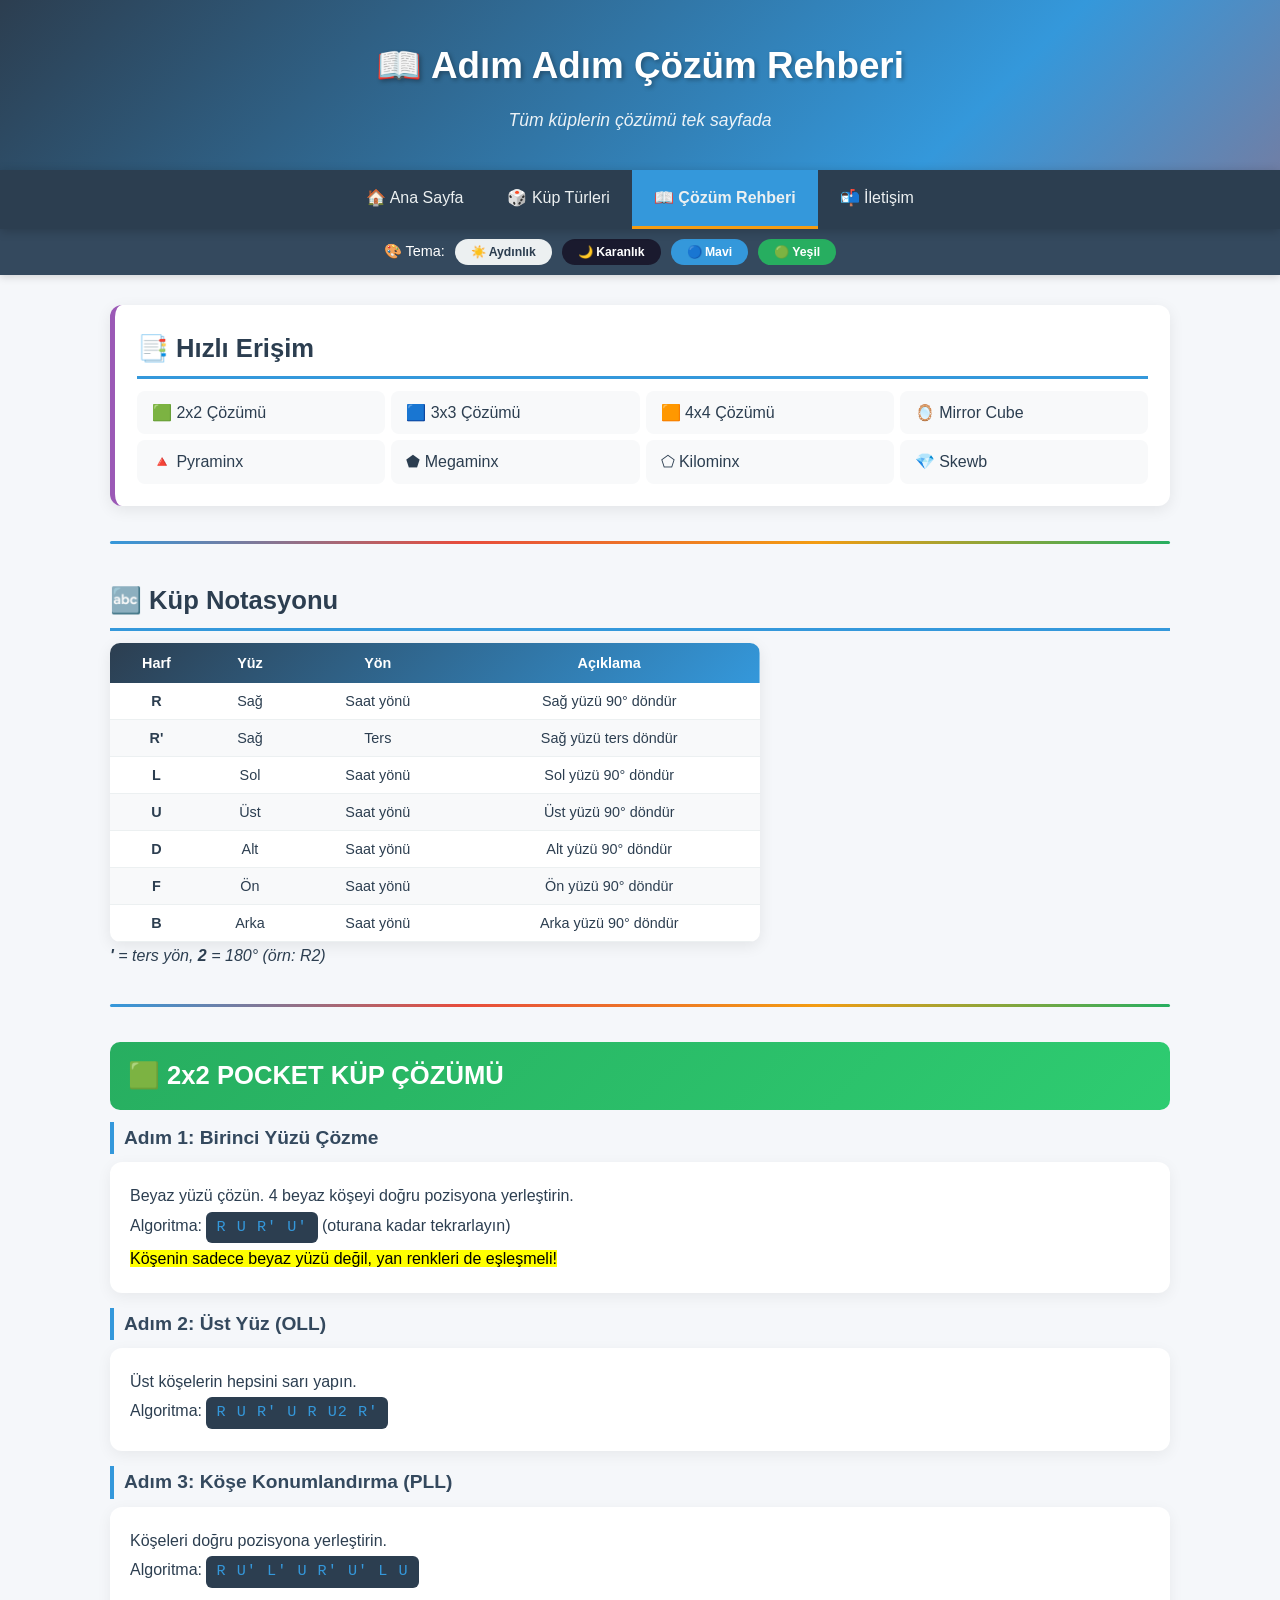
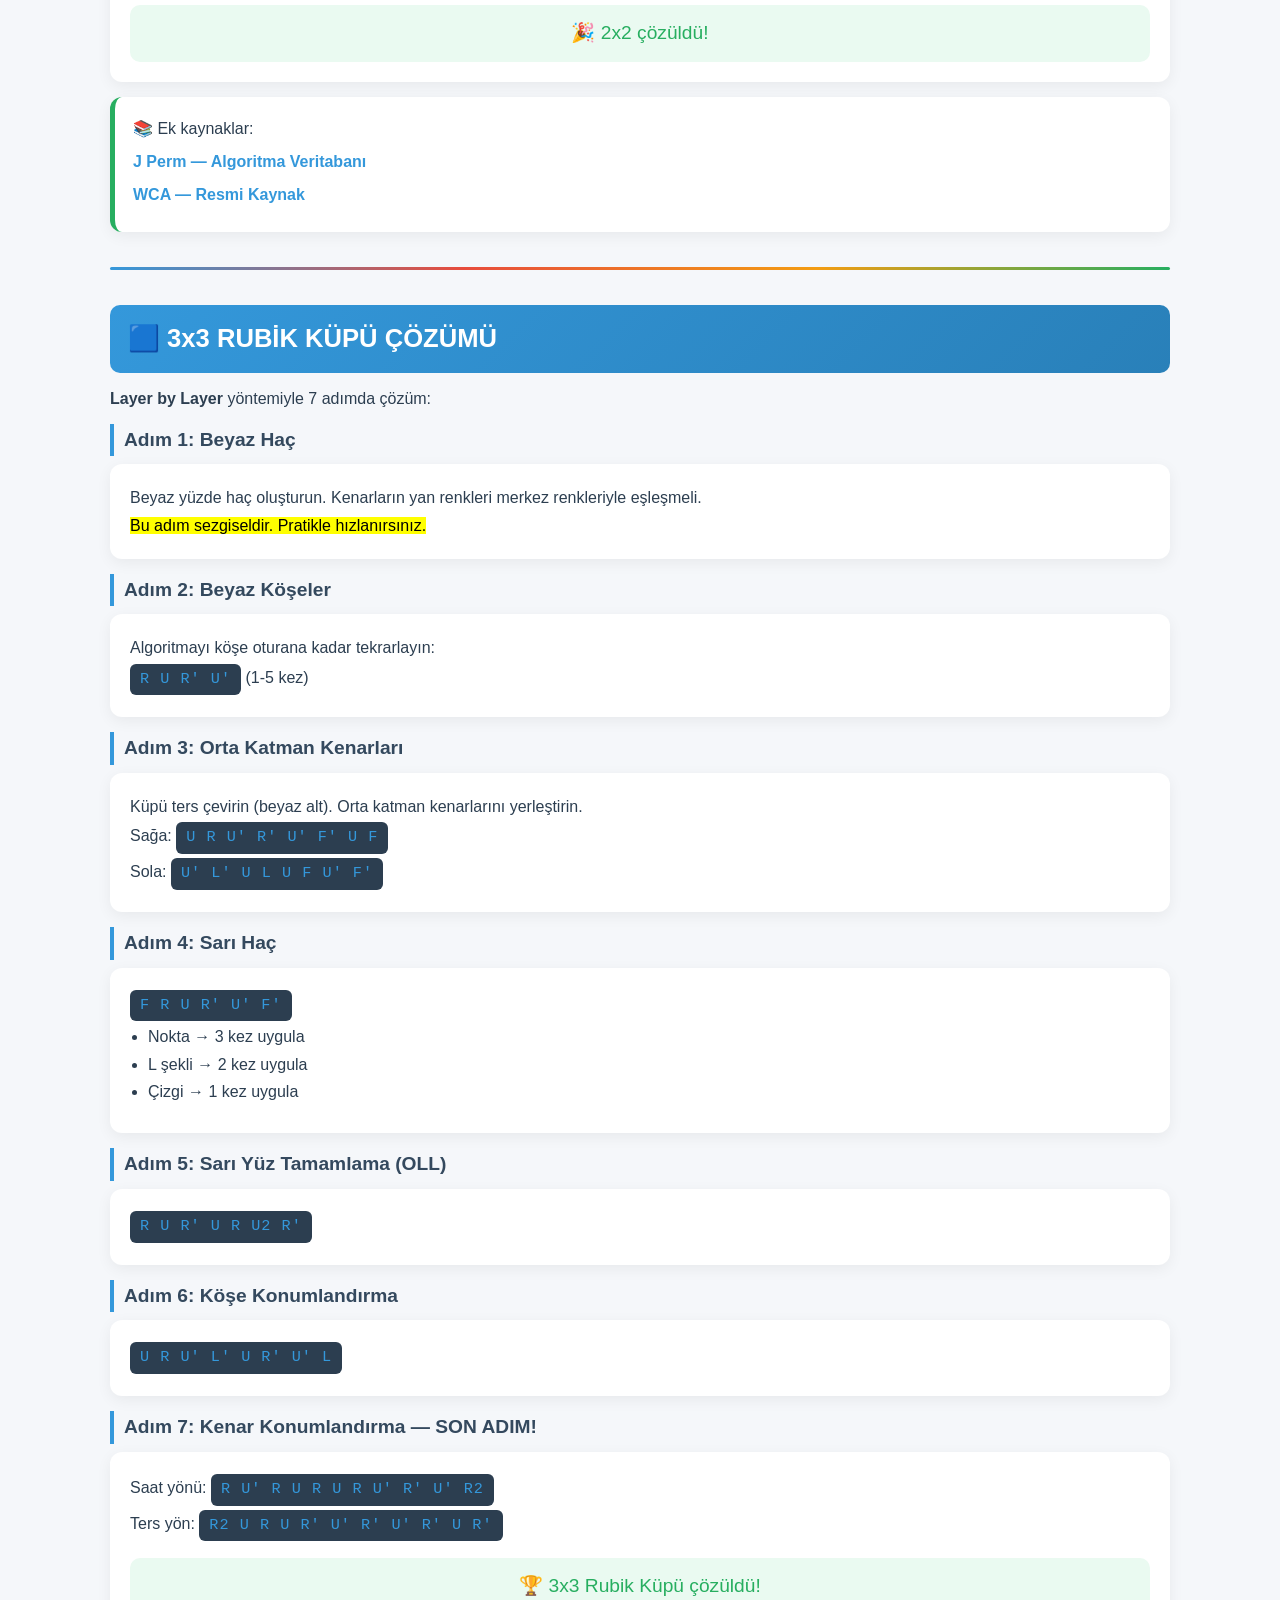
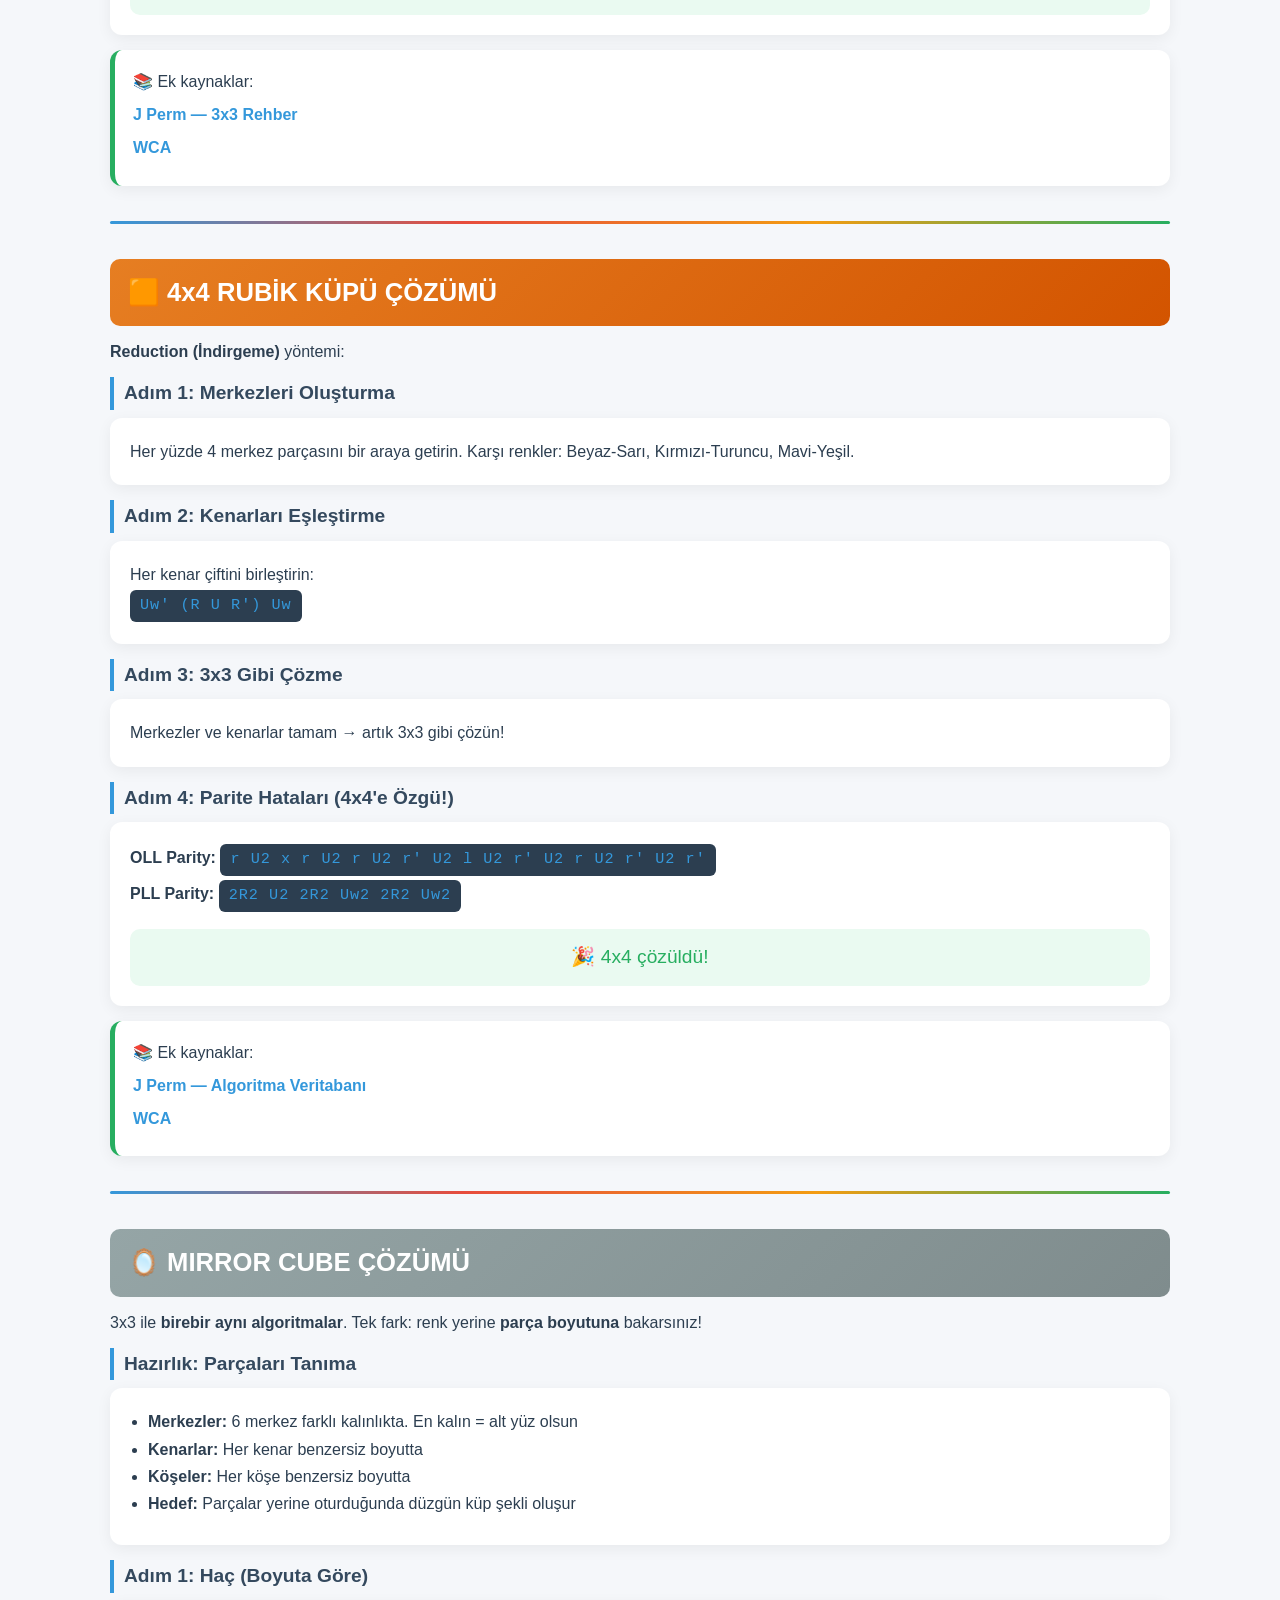
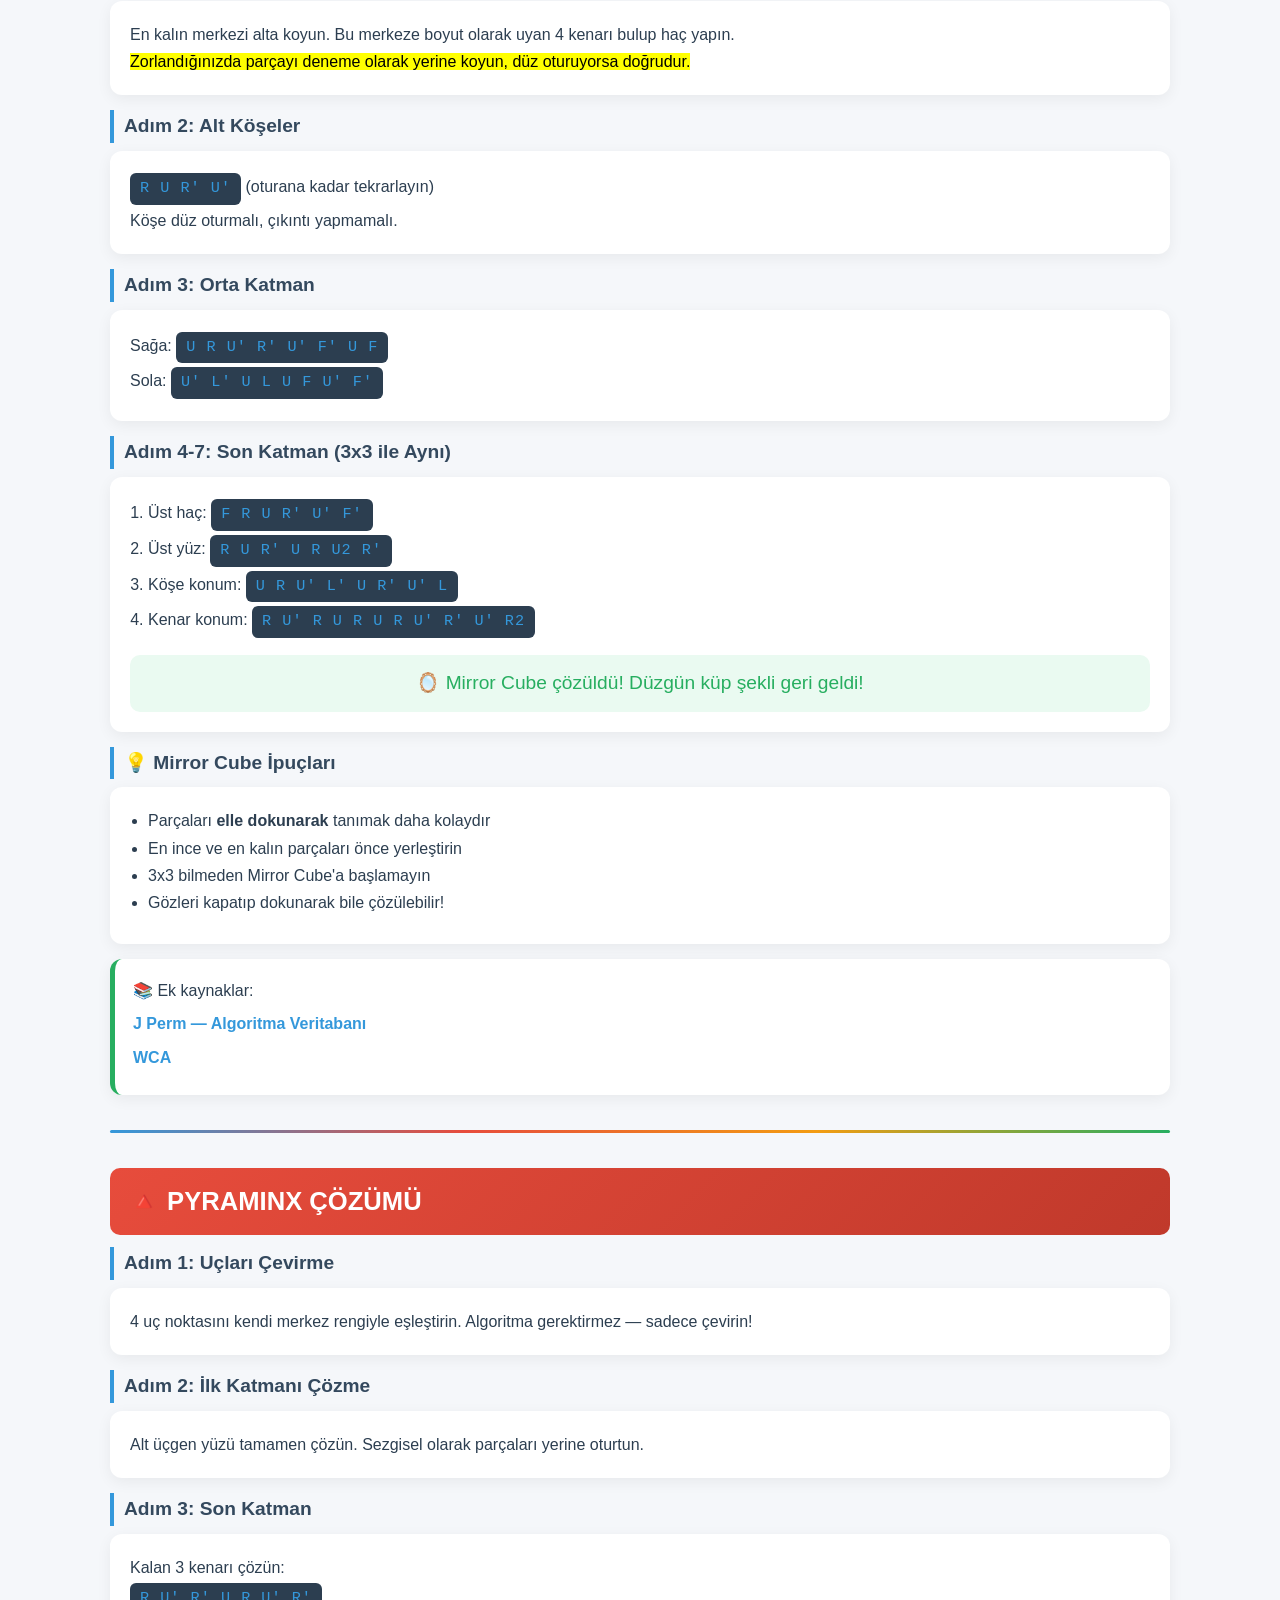
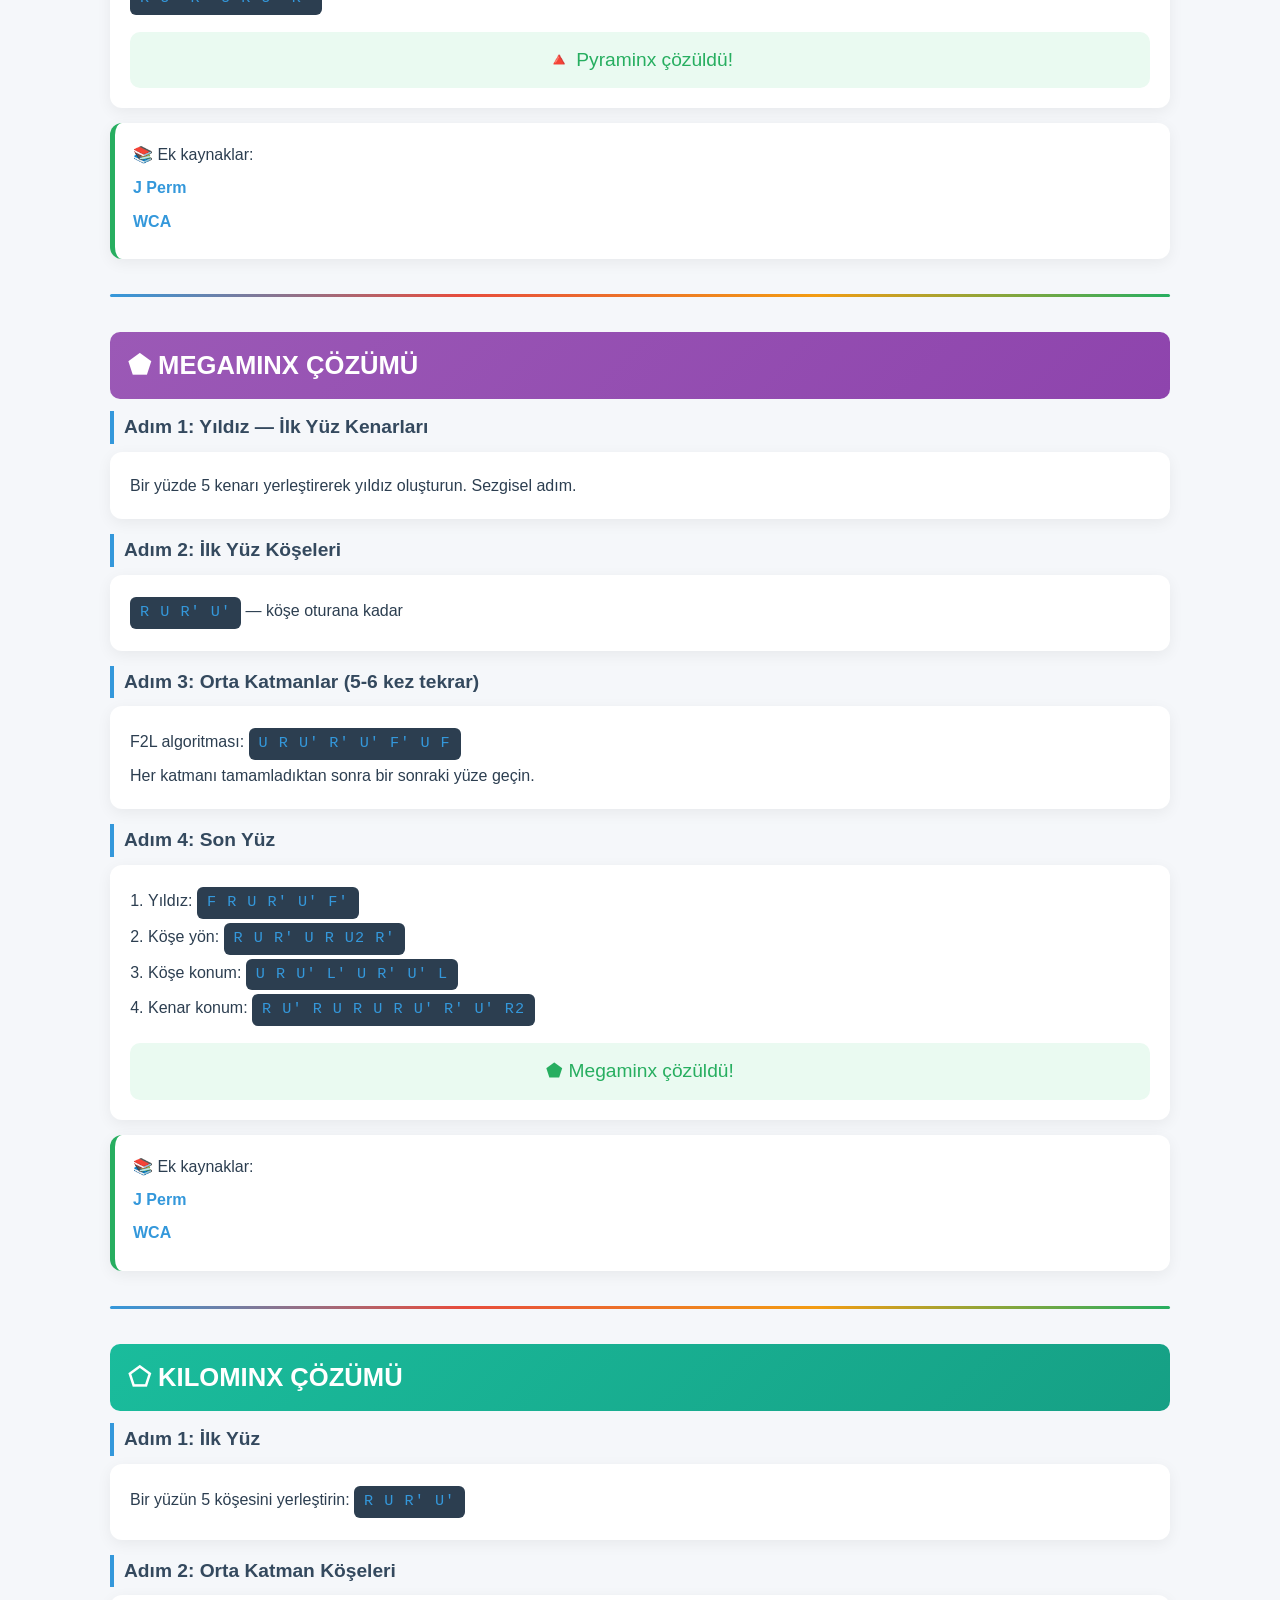
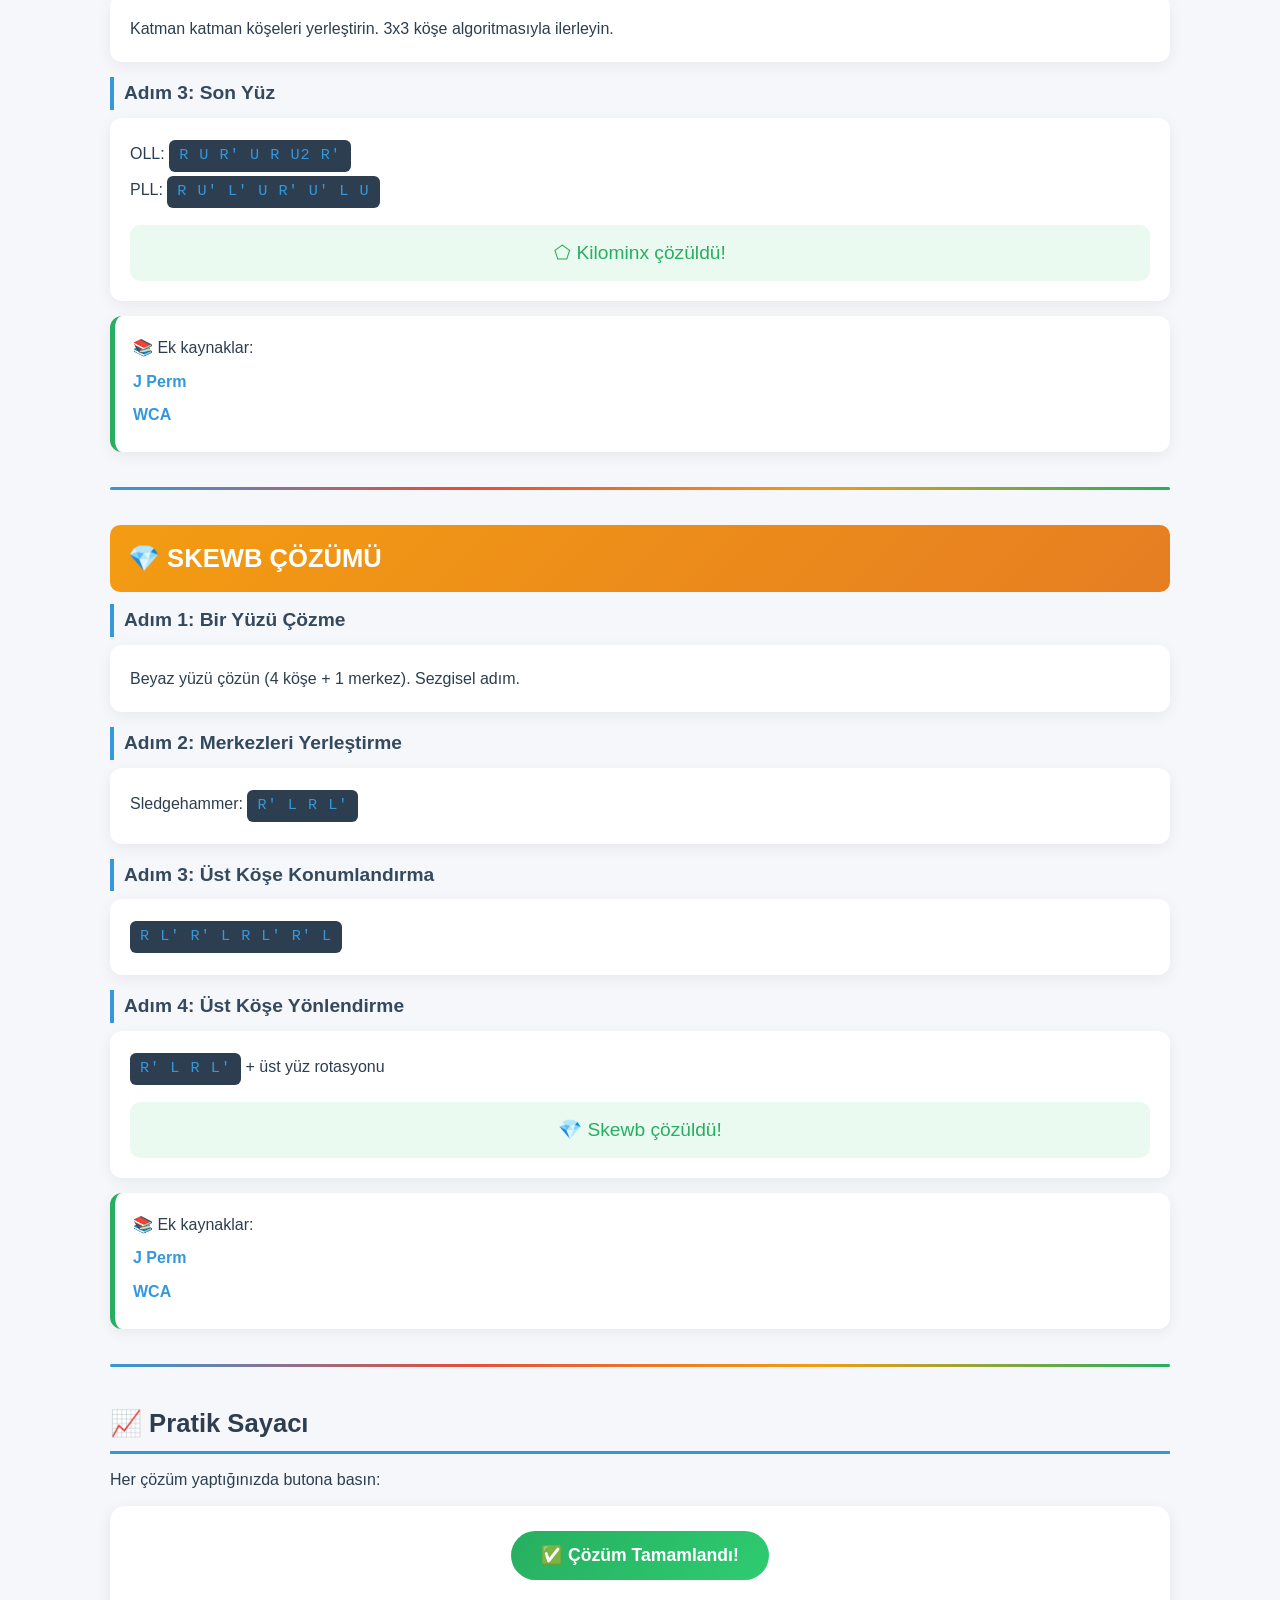
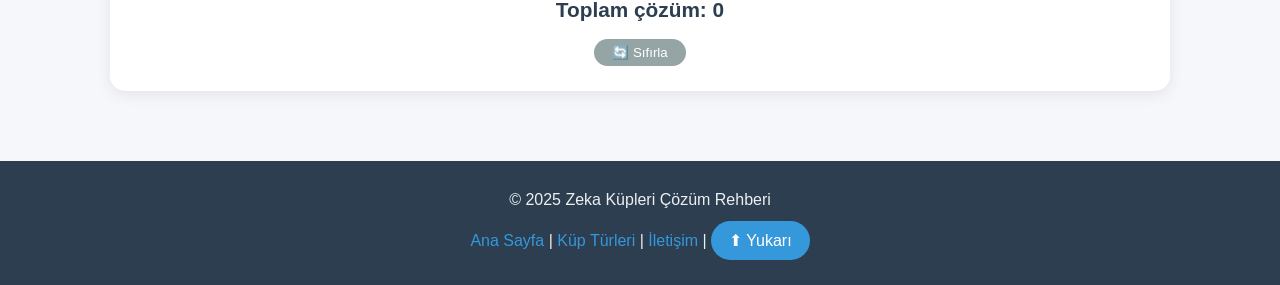
<file: WT_ÖDEV_EZGİ_KAYA_125444107/cozumler.html>
<html>
<head>
    <meta charset="UTF-8">
    <meta name="viewport" content="width=device-width, initial-scale=1.0">
    <meta name="description" content="Tüm zeka küplerinin adım adım çözüm rehberi">
    <title>Zeka Küpleri Çözüm Rehberi | Çözümler</title>
    <link rel="stylesheet" href="style.css">
</head>
<body>

    <header id="sayfa-basi">
        <div class="header-icerik">
            <h1>📖 Adım Adım Çözüm Rehberi</h1>
            <p class="slogan">Tüm küplerin çözümü tek sayfada</p>
        </div>
    </header>

    <nav>
        <ul class="menu">
            <li><a href="index.html">🏠 Ana Sayfa</a></li>
            <li><a href="kupler.html">🎲 Küp Türleri</a></li>
            <li><a href="cozumler.html" class="aktif">📖 Çözüm Rehberi</a></li>
            <li><a href="iletisim.html">📬 İletişim</a></li>
        </ul>
    </nav>

    <div class="tema-cubuk">
        <span>🎨 Tema:</span>
        <button id="btn-aydinlik" class="tema-btn aydinlik-btn">☀️ Aydınlık</button>
        <button id="btn-karanlik" class="tema-btn karanlik-btn">🌙 Karanlık</button>
        <button id="btn-mavi" class="tema-btn mavi-btn">🔵 Mavi</button>
        <button id="btn-yesil" class="tema-btn yesil-btn">🟢 Yeşil</button>
        <span id="tema-mesaj" class="tema-mesaj"></span>
    </div>

    <main>

        <section class="icindekiler">
            <h2>📑 Hızlı Erişim</h2>
            <ul class="icerik-listesi">
                <li><a href="#cozum-2x2">🟩 2x2 Çözümü</a></li>
                <li><a href="#cozum-3x3">🟦 3x3 Çözümü</a></li>
                <li><a href="#cozum-4x4">🟧 4x4 Çözümü</a></li>
                <li><a href="#cozum-mirror">🪞 Mirror Cube</a></li>
                <li><a href="#cozum-pyraminx">🔺 Pyraminx</a></li>
                <li><a href="#cozum-megaminx">⬟ Megaminx</a></li>
                <li><a href="#cozum-kilominx">⬠ Kilominx</a></li>
                <li><a href="#cozum-skewb">💎 Skewb</a></li>
            </ul>
        </section>

        <hr class="ayirici">

        <section class="notasyon-bolum">
            <h2>🔤 Küp Notasyonu</h2>
            <table class="notasyon-tablo">
                <thead>
                    <tr><th>Harf</th><th>Yüz</th><th>Yön</th><th>Açıklama</th></tr>
                </thead>
                <tbody>
                    <tr><td><strong>R</strong></td><td>Sağ</td><td>Saat yönü</td><td>Sağ yüzü 90° döndür</td></tr>
                    <tr><td><strong>R'</strong></td><td>Sağ</td><td>Ters</td><td>Sağ yüzü ters döndür</td></tr>
                    <tr><td><strong>L</strong></td><td>Sol</td><td>Saat yönü</td><td>Sol yüzü 90° döndür</td></tr>
                    <tr><td><strong>U</strong></td><td>Üst</td><td>Saat yönü</td><td>Üst yüzü 90° döndür</td></tr>
                    <tr><td><strong>D</strong></td><td>Alt</td><td>Saat yönü</td><td>Alt yüzü 90° döndür</td></tr>
                    <tr><td><strong>F</strong></td><td>Ön</td><td>Saat yönü</td><td>Ön yüzü 90° döndür</td></tr>
                    <tr><td><strong>B</strong></td><td>Arka</td><td>Saat yönü</td><td>Arka yüzü 90° döndür</td></tr>
                </tbody>
            </table>
            <p><em><strong>'</strong> = ters yön, <strong>2</strong> = 180° (örn: R2)</em></p>
        </section>

        <hr class="ayirici">

        <section id="cozum-2x2" class="cozum-bolum">
            <h2>🟩 2x2 POCKET KÜP ÇÖZÜMÜ</h2>

            <div class="cozum-adim">
                <h3>Adım 1: Birinci Yüzü Çözme</h3>
                <div class="adim-icerik">
                    <p>Beyaz yüzü çözün. 4 beyaz köşeyi doğru pozisyona yerleştirin.</p>
                    <p>Algoritma: <span class="algoritma">R U R' U'</span> (oturana kadar tekrarlayın)</p>
                    <p><mark>Köşenin sadece beyaz yüzü değil, yan renkleri de eşleşmeli!</mark></p>
                </div>
            </div>

            <div class="cozum-adim">
                <h3>Adım 2: Üst Yüz (OLL)</h3>
                <div class="adim-icerik">
                    <p>Üst köşelerin hepsini sarı yapın.</p>
                    <p>Algoritma: <span class="algoritma">R U R' U R U2 R'</span></p>
                </div>
            </div>

            <div class="cozum-adim">
                <h3>Adım 3: Köşe Konumlandırma (PLL)</h3>
                <div class="adim-icerik">
                    <p>Köşeleri doğru pozisyona yerleştirin.</p>
                    <p>Algoritma: <span class="algoritma">R U' L' U R' U' L U</span></p>
                    <p class="tebrikler">🎉 2x2 çözüldü!</p>
                </div>
            </div>

            <div class="kaynak-kutusu">
                <p>📚 Ek kaynaklar:</p>
                <ul>
                    <li><a href="https://jperm.net/" target="_blank">J Perm — Algoritma Veritabanı</a></li>
                    <li><a href="https://www.worldcubeassociation.org/" target="_blank">WCA — Resmi Kaynak</a></li>
                </ul>
            </div>
        </section>

        <hr class="ayirici">

        <section id="cozum-3x3" class="cozum-bolum">
            <h2>🟦 3x3 RUBİK KÜPÜ ÇÖZÜMÜ</h2>
            <p><strong>Layer by Layer</strong> yöntemiyle 7 adımda çözüm:</p>

            <div class="cozum-adim">
                <h3>Adım 1: Beyaz Haç</h3>
                <div class="adim-icerik">
                    <p>Beyaz yüzde haç oluşturun. Kenarların yan renkleri merkez renkleriyle eşleşmeli.</p>
                    <p><mark>Bu adım sezgiseldir. Pratikle hızlanırsınız.</mark></p>
                </div>
            </div>

            <div class="cozum-adim">
                <h3>Adım 2: Beyaz Köşeler</h3>
                <div class="adim-icerik">
                    <p>Algoritmayı köşe oturana kadar tekrarlayın:</p>
                    <p><span class="algoritma">R U R' U'</span> (1-5 kez)</p>
                </div>
            </div>

            <div class="cozum-adim">
                <h3>Adım 3: Orta Katman Kenarları</h3>
                <div class="adim-icerik">
                    <p>Küpü ters çevirin (beyaz alt). Orta katman kenarlarını yerleştirin.</p>
                    <p>Sağa: <span class="algoritma">U R U' R' U' F' U F</span></p>
                    <p>Sola: <span class="algoritma">U' L' U L U F U' F'</span></p>
                </div>
            </div>

            <div class="cozum-adim">
                <h3>Adım 4: Sarı Haç</h3>
                <div class="adim-icerik">
                    <p><span class="algoritma">F R U R' U' F'</span></p>
                    <ul>
                        <li>Nokta → 3 kez uygula</li>
                        <li>L şekli → 2 kez uygula</li>
                        <li>Çizgi → 1 kez uygula</li>
                    </ul>
                </div>
            </div>

            <div class="cozum-adim">
                <h3>Adım 5: Sarı Yüz Tamamlama (OLL)</h3>
                <div class="adim-icerik">
                    <p><span class="algoritma">R U R' U R U2 R'</span></p>
                </div>
            </div>

            <div class="cozum-adim">
                <h3>Adım 6: Köşe Konumlandırma</h3>
                <div class="adim-icerik">
                    <p><span class="algoritma">U R U' L' U R' U' L</span></p>
                </div>
            </div>

            <div class="cozum-adim">
                <h3>Adım 7: Kenar Konumlandırma — SON ADIM!</h3>
                <div class="adim-icerik">
                    <p>Saat yönü: <span class="algoritma">R U' R U R U R U' R' U' R2</span></p>
                    <p>Ters yön: <span class="algoritma">R2 U R U R' U' R' U' R' U R'</span></p>
                    <p class="tebrikler">🏆 3x3 Rubik Küpü çözüldü!</p>
                </div>
            </div>

            <div class="kaynak-kutusu">
                <p>📚 Ek kaynaklar:</p>
                <ul>
                    <li><a href="https://jperm.net/3x3" target="_blank">J Perm — 3x3 Rehber</a></li>
                    <li><a href="https://www.worldcubeassociation.org/" target="_blank">WCA</a></li>
                </ul>
            </div>
        </section>

        <hr class="ayirici">

        <section id="cozum-4x4" class="cozum-bolum">
            <h2>🟧 4x4 RUBİK KÜPÜ ÇÖZÜMÜ</h2>
            <p><strong>Reduction (İndirgeme)</strong> yöntemi:</p>

            <div class="cozum-adim">
                <h3>Adım 1: Merkezleri Oluşturma</h3>
                <div class="adim-icerik">
                    <p>Her yüzde 4 merkez parçasını bir araya getirin. Karşı renkler: Beyaz-Sarı, Kırmızı-Turuncu, Mavi-Yeşil.</p>
                </div>
            </div>

            <div class="cozum-adim">
                <h3>Adım 2: Kenarları Eşleştirme</h3>
                <div class="adim-icerik">
                    <p>Her kenar çiftini birleştirin:</p>
                    <p><span class="algoritma">Uw' (R U R') Uw</span></p>
                </div>
            </div>

            <div class="cozum-adim">
                <h3>Adım 3: 3x3 Gibi Çözme</h3>
                <div class="adim-icerik">
                    <p>Merkezler ve kenarlar tamam → artık 3x3 gibi çözün!</p>
                </div>
            </div>

            <div class="cozum-adim">
                <h3>Adım 4: Parite Hataları (4x4'e Özgü!)</h3>
                <div class="adim-icerik">
                    <p><strong>OLL Parity:</strong> <span class="algoritma">r U2 x r U2 r U2 r' U2 l U2 r' U2 r U2 r' U2 r'</span></p>
                    <p><strong>PLL Parity:</strong> <span class="algoritma">2R2 U2 2R2 Uw2 2R2 Uw2</span></p>
                    <p class="tebrikler">🎉 4x4 çözüldü!</p>
                </div>
            </div>

            <div class="kaynak-kutusu">
                <p>📚 Ek kaynaklar:</p>
                <ul>
                    <li><a href="https://jperm.net/" target="_blank">J Perm — Algoritma Veritabanı</a></li>
                    <li><a href="https://www.worldcubeassociation.org/" target="_blank">WCA</a></li>
                </ul>
            </div>
        </section>

        <hr class="ayirici">

        <section id="cozum-mirror" class="cozum-bolum">
            <h2>🪞 MIRROR CUBE ÇÖZÜMÜ</h2>
            <p>3x3 ile <strong>birebir aynı algoritmalar</strong>. Tek fark: renk yerine <strong>parça boyutuna</strong> bakarsınız!</p>

            <div class="cozum-adim">
                <h3>Hazırlık: Parçaları Tanıma</h3>
                <div class="adim-icerik">
                    <ul>
                        <li><strong>Merkezler:</strong> 6 merkez farklı kalınlıkta. En kalın = alt yüz olsun</li>
                        <li><strong>Kenarlar:</strong> Her kenar benzersiz boyutta</li>
                        <li><strong>Köşeler:</strong> Her köşe benzersiz boyutta</li>
                        <li><strong>Hedef:</strong> Parçalar yerine oturduğunda düzgün küp şekli oluşur</li>
                    </ul>
                </div>
            </div>

            <div class="cozum-adim">
                <h3>Adım 1: Haç (Boyuta Göre)</h3>
                <div class="adim-icerik">
                    <p>En kalın merkezi alta koyun. Bu merkeze boyut olarak uyan 4 kenarı bulup haç yapın.</p>
                    <p><mark>Zorlandığınızda parçayı deneme olarak yerine koyun, düz oturuyorsa doğrudur.</mark></p>
                </div>
            </div>

            <div class="cozum-adim">
                <h3>Adım 2: Alt Köşeler</h3>
                <div class="adim-icerik">
                    <p><span class="algoritma">R U R' U'</span> (oturana kadar tekrarlayın)</p>
                    <p>Köşe düz oturmalı, çıkıntı yapmamalı.</p>
                </div>
            </div>

            <div class="cozum-adim">
                <h3>Adım 3: Orta Katman</h3>
                <div class="adim-icerik">
                    <p>Sağa: <span class="algoritma">U R U' R' U' F' U F</span></p>
                    <p>Sola: <span class="algoritma">U' L' U L U F U' F'</span></p>
                </div>
            </div>

            <div class="cozum-adim">
                <h3>Adım 4-7: Son Katman (3x3 ile Aynı)</h3>
                <div class="adim-icerik">
                    <ol>
                        <li>Üst haç: <span class="algoritma">F R U R' U' F'</span></li>
                        <li>Üst yüz: <span class="algoritma">R U R' U R U2 R'</span></li>
                        <li>Köşe konum: <span class="algoritma">U R U' L' U R' U' L</span></li>
                        <li>Kenar konum: <span class="algoritma">R U' R U R U R U' R' U' R2</span></li>
                    </ol>
                    <p class="tebrikler">🪞 Mirror Cube çözüldü! Düzgün küp şekli geri geldi!</p>
                </div>
            </div>

            <div class="cozum-adim">
                <h3>💡 Mirror Cube İpuçları</h3>
                <div class="adim-icerik">
                    <ul>
                        <li>Parçaları <strong>elle dokunarak</strong> tanımak daha kolaydır</li>
                        <li>En ince ve en kalın parçaları önce yerleştirin</li>
                        <li>3x3 bilmeden Mirror Cube'a başlamayın</li>
                        <li>Gözleri kapatıp dokunarak bile çözülebilir!</li>
                    </ul>
                </div>
            </div>

            <div class="kaynak-kutusu">
                <p>📚 Ek kaynaklar:</p>
                <ul>
                    <li><a href="https://jperm.net/" target="_blank">J Perm — Algoritma Veritabanı</a></li>
                    <li><a href="https://www.worldcubeassociation.org/" target="_blank">WCA</a></li>
                </ul>
            </div>
        </section>

        <hr class="ayirici">

        <section id="cozum-pyraminx" class="cozum-bolum">
            <h2>🔺 PYRAMINX ÇÖZÜMÜ</h2>

            <div class="cozum-adim">
                <h3>Adım 1: Uçları Çevirme</h3>
                <div class="adim-icerik">
                    <p>4 uç noktasını kendi merkez rengiyle eşleştirin. Algoritma gerektirmez — sadece çevirin!</p>
                </div>
            </div>

            <div class="cozum-adim">
                <h3>Adım 2: İlk Katmanı Çözme</h3>
                <div class="adim-icerik">
                    <p>Alt üçgen yüzü tamamen çözün. Sezgisel olarak parçaları yerine oturtun.</p>
                </div>
            </div>

            <div class="cozum-adim">
                <h3>Adım 3: Son Katman</h3>
                <div class="adim-icerik">
                    <p>Kalan 3 kenarı çözün:</p>
                    <p><span class="algoritma">R U' R' U R U' R'</span></p>
                    <p class="tebrikler">🔺 Pyraminx çözüldü!</p>
                </div>
            </div>

            <div class="kaynak-kutusu">
                <p>📚 Ek kaynaklar:</p>
                <ul>
                    <li><a href="https://jperm.net/" target="_blank">J Perm</a></li>
                    <li><a href="https://www.worldcubeassociation.org/" target="_blank">WCA</a></li>
                </ul>
            </div>
        </section>

        <hr class="ayirici">

        <section id="cozum-megaminx" class="cozum-bolum">
            <h2>⬟ MEGAMINX ÇÖZÜMÜ</h2>

            <div class="cozum-adim">
                <h3>Adım 1: Yıldız — İlk Yüz Kenarları</h3>
                <div class="adim-icerik">
                    <p>Bir yüzde 5 kenarı yerleştirerek yıldız oluşturun. Sezgisel adım.</p>
                </div>
            </div>

            <div class="cozum-adim">
                <h3>Adım 2: İlk Yüz Köşeleri</h3>
                <div class="adim-icerik">
                    <p><span class="algoritma">R U R' U'</span> — köşe oturana kadar</p>
                </div>
            </div>

            <div class="cozum-adim">
                <h3>Adım 3: Orta Katmanlar (5-6 kez tekrar)</h3>
                <div class="adim-icerik">
                    <p>F2L algoritması: <span class="algoritma">U R U' R' U' F' U F</span></p>
                    <p>Her katmanı tamamladıktan sonra bir sonraki yüze geçin.</p>
                </div>
            </div>

            <div class="cozum-adim">
                <h3>Adım 4: Son Yüz</h3>
                <div class="adim-icerik">
                    <ol>
                        <li>Yıldız: <span class="algoritma">F R U R' U' F'</span></li>
                        <li>Köşe yön: <span class="algoritma">R U R' U R U2 R'</span></li>
                        <li>Köşe konum: <span class="algoritma">U R U' L' U R' U' L</span></li>
                        <li>Kenar konum: <span class="algoritma">R U' R U R U R U' R' U' R2</span></li>
                    </ol>
                    <p class="tebrikler">⬟ Megaminx çözüldü!</p>
                </div>
            </div>

            <div class="kaynak-kutusu">
                <p>📚 Ek kaynaklar:</p>
                <ul>
                    <li><a href="https://jperm.net/" target="_blank">J Perm</a></li>
                    <li><a href="https://www.worldcubeassociation.org/" target="_blank">WCA</a></li>
                </ul>
            </div>
        </section>

        <hr class="ayirici">

        <section id="cozum-kilominx" class="cozum-bolum">
            <h2>⬠ KILOMINX ÇÖZÜMÜ</h2>

            <div class="cozum-adim">
                <h3>Adım 1: İlk Yüz</h3>
                <div class="adim-icerik">
                    <p>Bir yüzün 5 köşesini yerleştirin: <span class="algoritma">R U R' U'</span></p>
                </div>
            </div>

            <div class="cozum-adim">
                <h3>Adım 2: Orta Katman Köşeleri</h3>
                <div class="adim-icerik">
                    <p>Katman katman köşeleri yerleştirin. 3x3 köşe algoritmasıyla ilerleyin.</p>
                </div>
            </div>

            <div class="cozum-adim">
                <h3>Adım 3: Son Yüz</h3>
                <div class="adim-icerik">
                    <p>OLL: <span class="algoritma">R U R' U R U2 R'</span></p>
                    <p>PLL: <span class="algoritma">R U' L' U R' U' L U</span></p>
                    <p class="tebrikler">⬠ Kilominx çözüldü!</p>
                </div>
            </div>

            <div class="kaynak-kutusu">
                <p>📚 Ek kaynaklar:</p>
                <ul>
                    <li><a href="https://jperm.net/" target="_blank">J Perm</a></li>
                    <li><a href="https://www.worldcubeassociation.org/" target="_blank">WCA</a></li>
                </ul>
            </div>
        </section>

        <hr class="ayirici">

        <section id="cozum-skewb" class="cozum-bolum">
            <h2>💎 SKEWB ÇÖZÜMÜ</h2>

            <div class="cozum-adim">
                <h3>Adım 1: Bir Yüzü Çözme</h3>
                <div class="adim-icerik">
                    <p>Beyaz yüzü çözün (4 köşe + 1 merkez). Sezgisel adım.</p>
                </div>
            </div>

            <div class="cozum-adim">
                <h3>Adım 2: Merkezleri Yerleştirme</h3>
                <div class="adim-icerik">
                    <p>Sledgehammer: <span class="algoritma">R' L R L'</span></p>
                </div>
            </div>

            <div class="cozum-adim">
                <h3>Adım 3: Üst Köşe Konumlandırma</h3>
                <div class="adim-icerik">
                    <p><span class="algoritma">R L' R' L R L' R' L</span></p>
                </div>
            </div>

            <div class="cozum-adim">
                <h3>Adım 4: Üst Köşe Yönlendirme</h3>
                <div class="adim-icerik">
                    <p><span class="algoritma">R' L R L'</span> + üst yüz rotasyonu</p>
                    <p class="tebrikler">💎 Skewb çözüldü!</p>
                </div>
            </div>

            <div class="kaynak-kutusu">
                <p>📚 Ek kaynaklar:</p>
                <ul>
                    <li><a href="https://jperm.net/" target="_blank">J Perm</a></li>
                    <li><a href="https://www.worldcubeassociation.org/" target="_blank">WCA</a></li>
                </ul>
            </div>
        </section>

        <hr class="ayirici">

        <section class="pratik-bolum">
            <h2>📈 Pratik Sayacı</h2>
            <p>Her çözüm yaptığınızda butona basın:</p>
            <div class="pratik-alan">
                <button id="btn-pratik" class="pratik-btn">✅ Çözüm Tamamlandı!</button>
                <p id="pratik-sayi" class="pratik-sayi">Toplam çözüm: 0</p>
                <button id="btn-pratik-sifirla" class="pratik-sifirla-btn">🔄 Sıfırla</button>
            </div>
        </section>

    </main>

    <footer>
        <div class="footer-icerik">
            <p>&copy; 2025 Zeka Küpleri Çözüm Rehberi</p>
            <p>
                <a href="index.html">Ana Sayfa</a> |
                <a href="kupler.html">Küp Türleri</a> |
                <a href="iletisim.html">İletişim</a> |
                <a href="#sayfa-basi" class="yukari-link">⬆ Yukarı</a>
            </p>
        </div>
    </footer>

    <script src="script.js"></script>
</body>
</html>
</file>
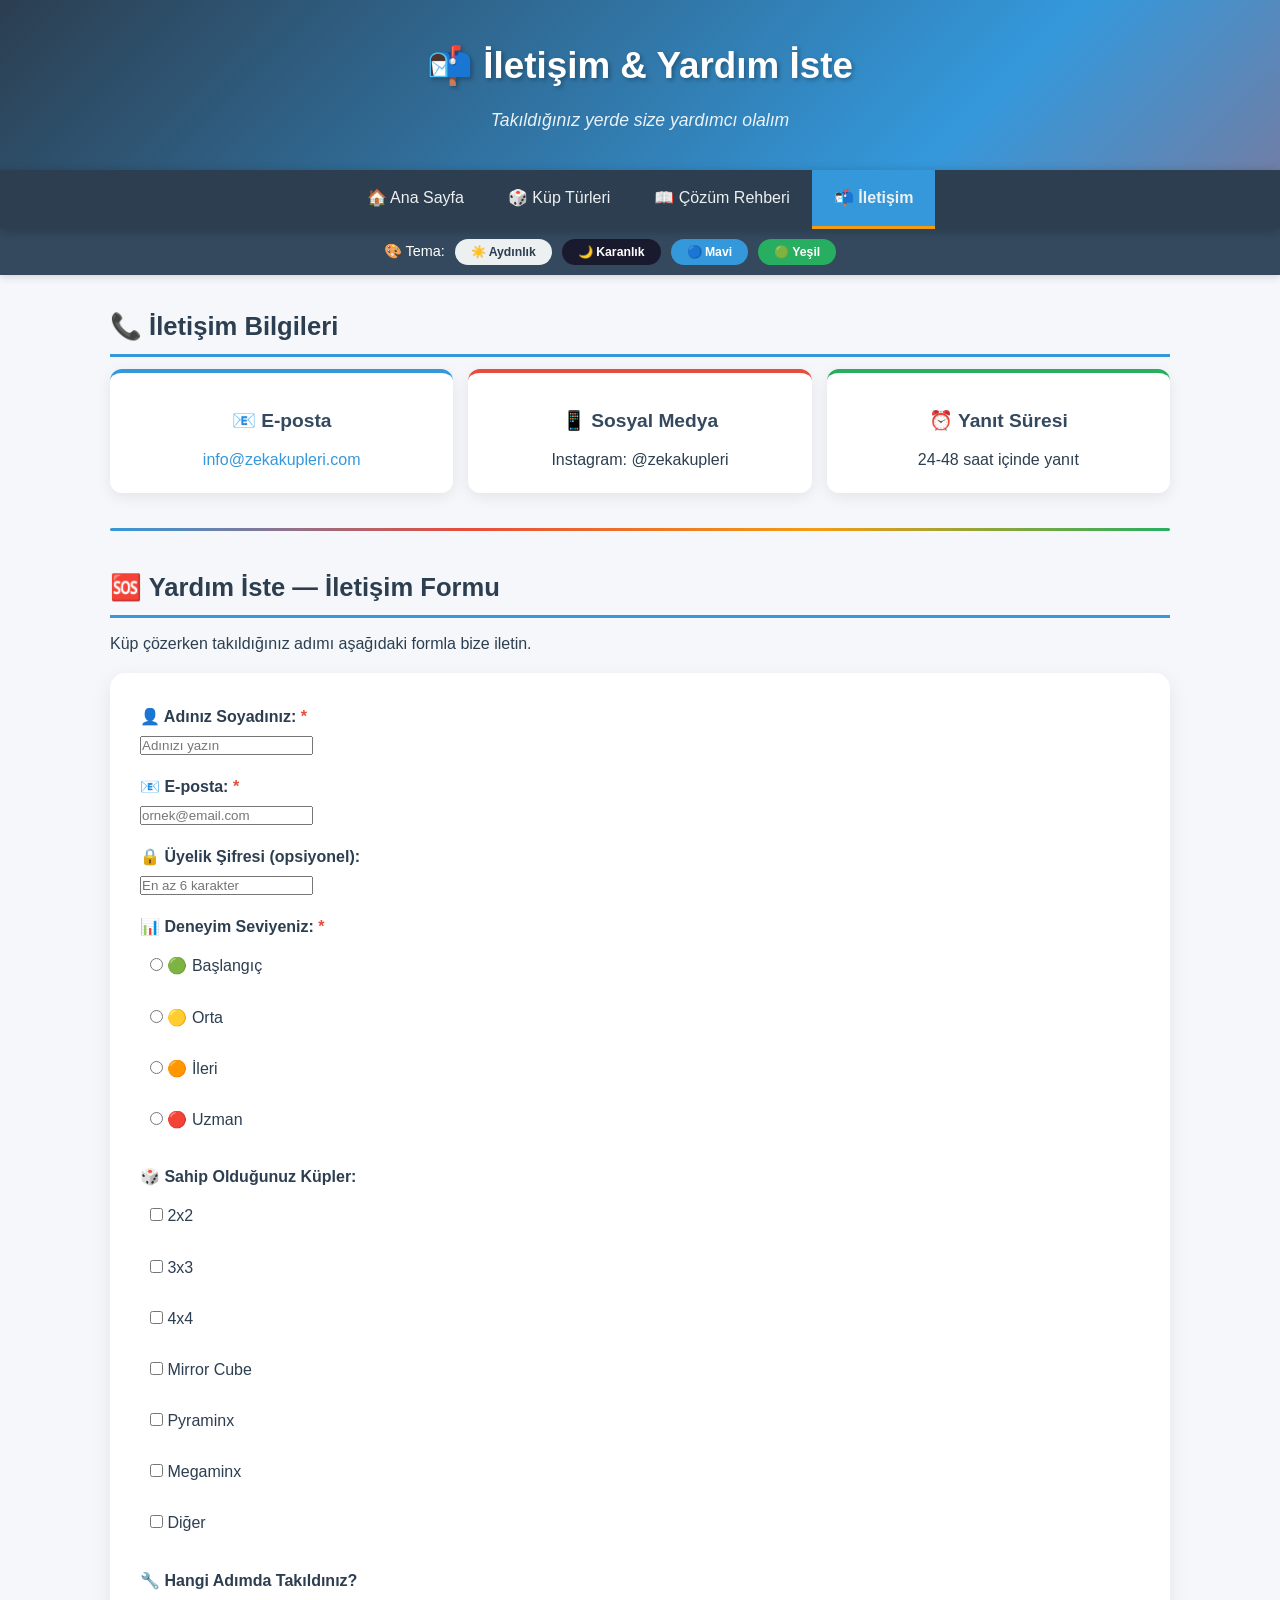
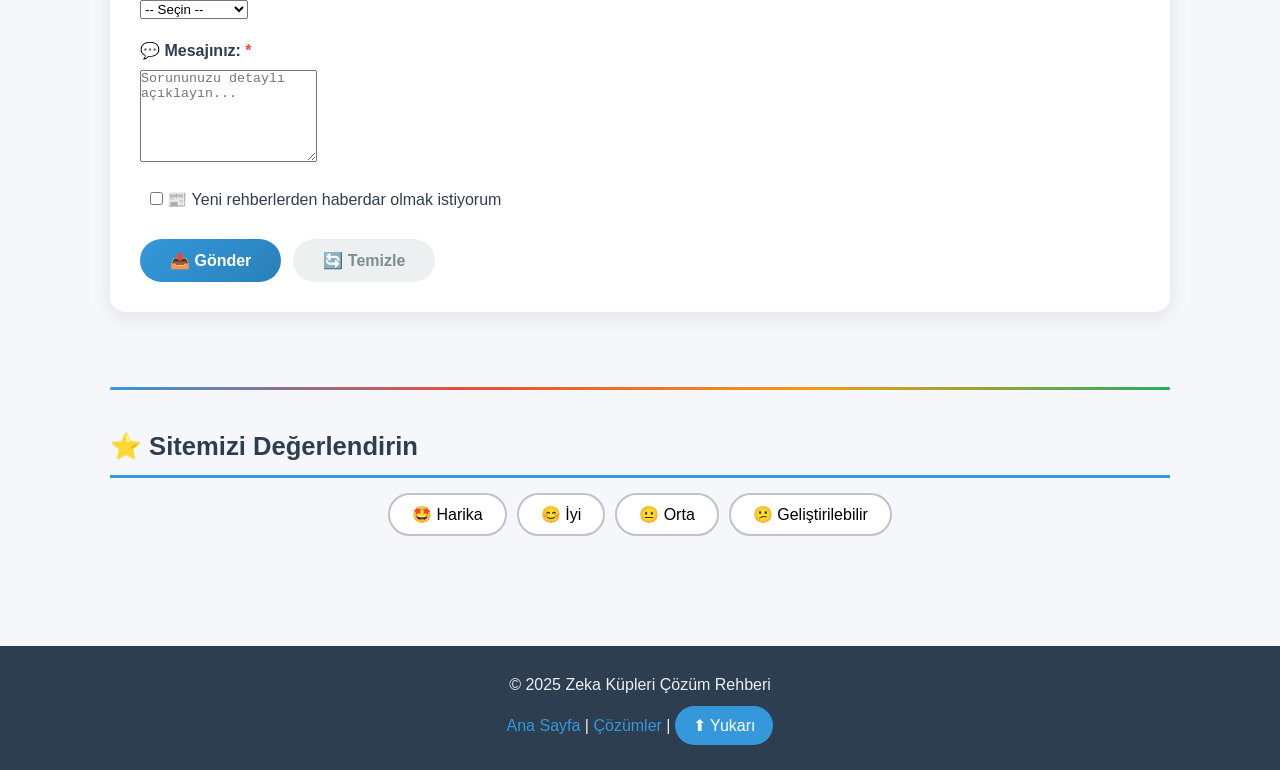
<file: WT_ÖDEV_EZGİ_KAYA_125444107/iletisim.html>
<html>
<head>
    <meta charset="UTF-8">
    <meta name="viewport" content="width=device-width, initial-scale=1.0">
    <meta name="description" content="Zeka küpleri ile ilgili sorularınızı bize iletin">
    <title>Zeka Küpleri Çözüm Rehberi | İletişim</title>
    <link rel="stylesheet" href="style.css">
</head>
<body>

    <header id="sayfa-basi">
        <div class="header-icerik">
            <h1>📬 İletişim & Yardım İste</h1>
            <p class="slogan">Takıldığınız yerde size yardımcı olalım</p>
        </div>
    </header>

    <nav>
        <ul class="menu">
            <li><a href="index.html">🏠 Ana Sayfa</a></li>
            <li><a href="kupler.html">🎲 Küp Türleri</a></li>
            <li><a href="cozumler.html">📖 Çözüm Rehberi</a></li>
            <li><a href="iletisim.html" class="aktif">📬 İletişim</a></li>
        </ul>
    </nav>

    <div class="tema-cubuk">
        <span>🎨 Tema:</span>
        <button id="btn-aydinlik" class="tema-btn aydinlik-btn">☀️ Aydınlık</button>
        <button id="btn-karanlik" class="tema-btn karanlik-btn">🌙 Karanlık</button>
        <button id="btn-mavi" class="tema-btn mavi-btn">🔵 Mavi</button>
        <button id="btn-yesil" class="tema-btn yesil-btn">🟢 Yeşil</button>
        <span id="tema-mesaj" class="tema-mesaj"></span>
    </div>

    <main>

        <section class="iletisim-bilgi">
            <h2>📞 İletişim Bilgileri</h2>
            <div class="bilgi-kartlari">
                <div class="bilgi-karti">
                    <h3>📧 E-posta</h3>
                    <p><a href="mailto:info@zekakupleri.com">info@zekakupleri.com</a></p>
                </div>
                <div class="bilgi-karti">
                    <h3>📱 Sosyal Medya</h3>
                    <p>Instagram: @zekakupleri</p>
                </div>
                <div class="bilgi-karti">
                    <h3>⏰ Yanıt Süresi</h3>
                    <p>24-48 saat içinde yanıt</p>
                </div>
            </div>
        </section>

        <hr class="ayirici">

        <section class="form-bolum">
            <h2>🆘 Yardım İste — İletişim Formu</h2>
            <p>Küp çözerken takıldığınız adımı aşağıdaki formla bize iletin.</p>

            <form id="iletisim-formu" class="iletisim-formu" onsubmit="return formKontrol()">

                <div class="form-grup">
                    <label for="ad-soyad">👤 Adınız Soyadınız: <span class="zorunlu">*</span></label>
                    <input type="text" id="ad-soyad" name="ad-soyad" placeholder="Adınızı yazın" required>
                </div>

                <div class="form-grup">
                    <label for="email">📧 E-posta: <span class="zorunlu">*</span></label>
                    <input type="email" id="email" name="email" placeholder="ornek@email.com" required>
                </div>

                <div class="form-grup">
                    <label for="sifre">🔒 Üyelik Şifresi (opsiyonel):</label>
                    <input type="password" id="sifre" name="sifre" placeholder="En az 6 karakter">
                </div>

                <div class="form-grup">
                    <label>📊 Deneyim Seviyeniz: <span class="zorunlu">*</span></label>
                    <div class="radio-grup">
                        <label class="radio-label"><input type="radio" name="deneyim" value="baslangic" required> 🟢 Başlangıç</label>
                        <label class="radio-label"><input type="radio" name="deneyim" value="orta"> 🟡 Orta</label>
                        <label class="radio-label"><input type="radio" name="deneyim" value="ileri"> 🟠 İleri</label>
                        <label class="radio-label"><input type="radio" name="deneyim" value="uzman"> 🔴 Uzman</label>
                    </div>
                </div>

                <div class="form-grup">
                    <label>🎲 Sahip Olduğunuz Küpler:</label>
                    <div class="checkbox-grup">
                        <label class="checkbox-label"><input type="checkbox" name="kupler" value="2x2"> 2x2</label>
                        <label class="checkbox-label"><input type="checkbox" name="kupler" value="3x3"> 3x3</label>
                        <label class="checkbox-label"><input type="checkbox" name="kupler" value="4x4"> 4x4</label>
                        <label class="checkbox-label"><input type="checkbox" name="kupler" value="mirror"> Mirror Cube</label>
                        <label class="checkbox-label"><input type="checkbox" name="kupler" value="pyraminx"> Pyraminx</label>
                        <label class="checkbox-label"><input type="checkbox" name="kupler" value="megaminx"> Megaminx</label>
                        <label class="checkbox-label"><input type="checkbox" name="kupler" value="diger"> Diğer</label>
                    </div>
                </div>

                <div class="form-grup">
                    <label for="takildi-adim">🔧 Hangi Adımda Takıldınız?</label>
                    <select id="takildi-adim" name="takildi-adim">
                        <option value="">-- Seçin --</option>
                        <option value="beyaz-hac">Beyaz Haç</option>
                        <option value="beyaz-koseler">Beyaz Köşeler</option>
                        <option value="orta-katman">Orta Katman</option>
                        <option value="sari-hac">Sarı Haç</option>
                        <option value="sari-yuz">Sarı Yüz</option>
                        <option value="son-katman">Son Katman</option>
                        <option value="mirror">Mirror Cube</option>
                        <option value="diger-kup">Farklı Küp</option>
                        <option value="genel">Genel Soru</option>
                    </select>
                </div>

                <div class="form-grup">
                    <label for="mesaj">💬 Mesajınız: <span class="zorunlu">*</span></label>
                    <textarea id="mesaj" name="mesaj" rows="6" placeholder="Sorununuzu detaylı açıklayın..." required></textarea>
                </div>

                <div class="form-grup">
                    <label class="checkbox-label">
                        <input type="checkbox" name="bulten" value="evet"> 📰 Yeni rehberlerden haberdar olmak istiyorum
                    </label>
                </div>

                <div class="form-butonlar">
                    <button type="submit" class="form-btn gonder-btn">📤 Gönder</button>
                    <button type="reset" class="form-btn temizle-btn">🔄 Temizle</button>
                </div>

            </form>

            <div id="form-sonuc" class="form-sonuc"></div>
        </section>

        <hr class="ayirici">

        <section class="geri-bildirim-bolum">
            <h2>⭐ Sitemizi Değerlendirin</h2>
            <div class="degerlendirme-butonlari">
                <button class="deger-btn" onclick="degerlendir('Çok Beğendim! 🤩')">🤩 Harika</button>
                <button class="deger-btn" onclick="degerlendir('Güzel! 😊')">😊 İyi</button>
                <button class="deger-btn" onclick="degerlendir('Fena değil 😐')">😐 Orta</button>
                <button class="deger-btn" onclick="degerlendir('Geliştirilebilir 😕')">😕 Geliştirilebilir</button>
            </div>
            <p id="deger-sonuc" class="deger-sonuc"></p>
        </section>

    </main>

    <footer>
        <div class="footer-icerik">
            <p>&copy; 2025 Zeka Küpleri Çözüm Rehberi</p>
            <p>
                <a href="index.html">Ana Sayfa</a> |
                <a href="cozumler.html">Çözümler</a> |
                <a href="#sayfa-basi" class="yukari-link">⬆ Yukarı</a>
            </p>
        </div>
    </footer>

    <script src="script.js"></script>
</body>
</html>
</file>
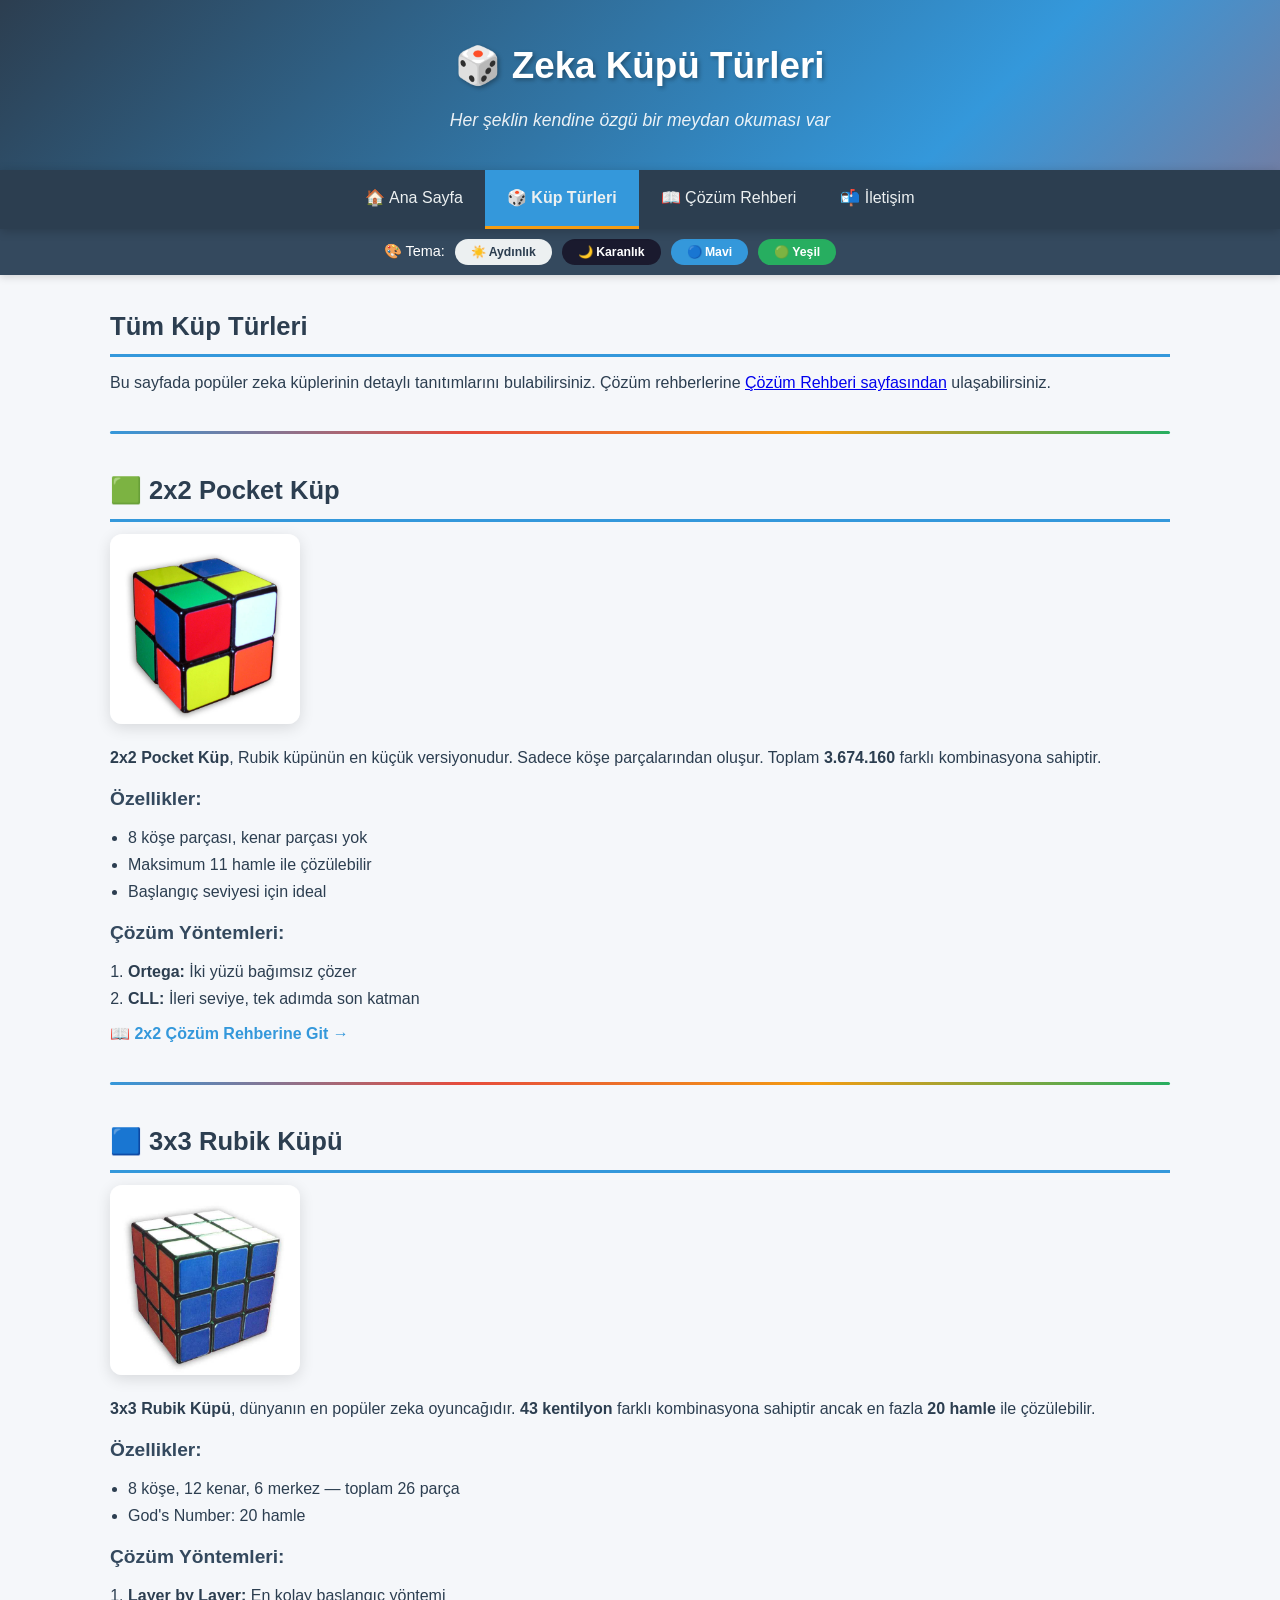
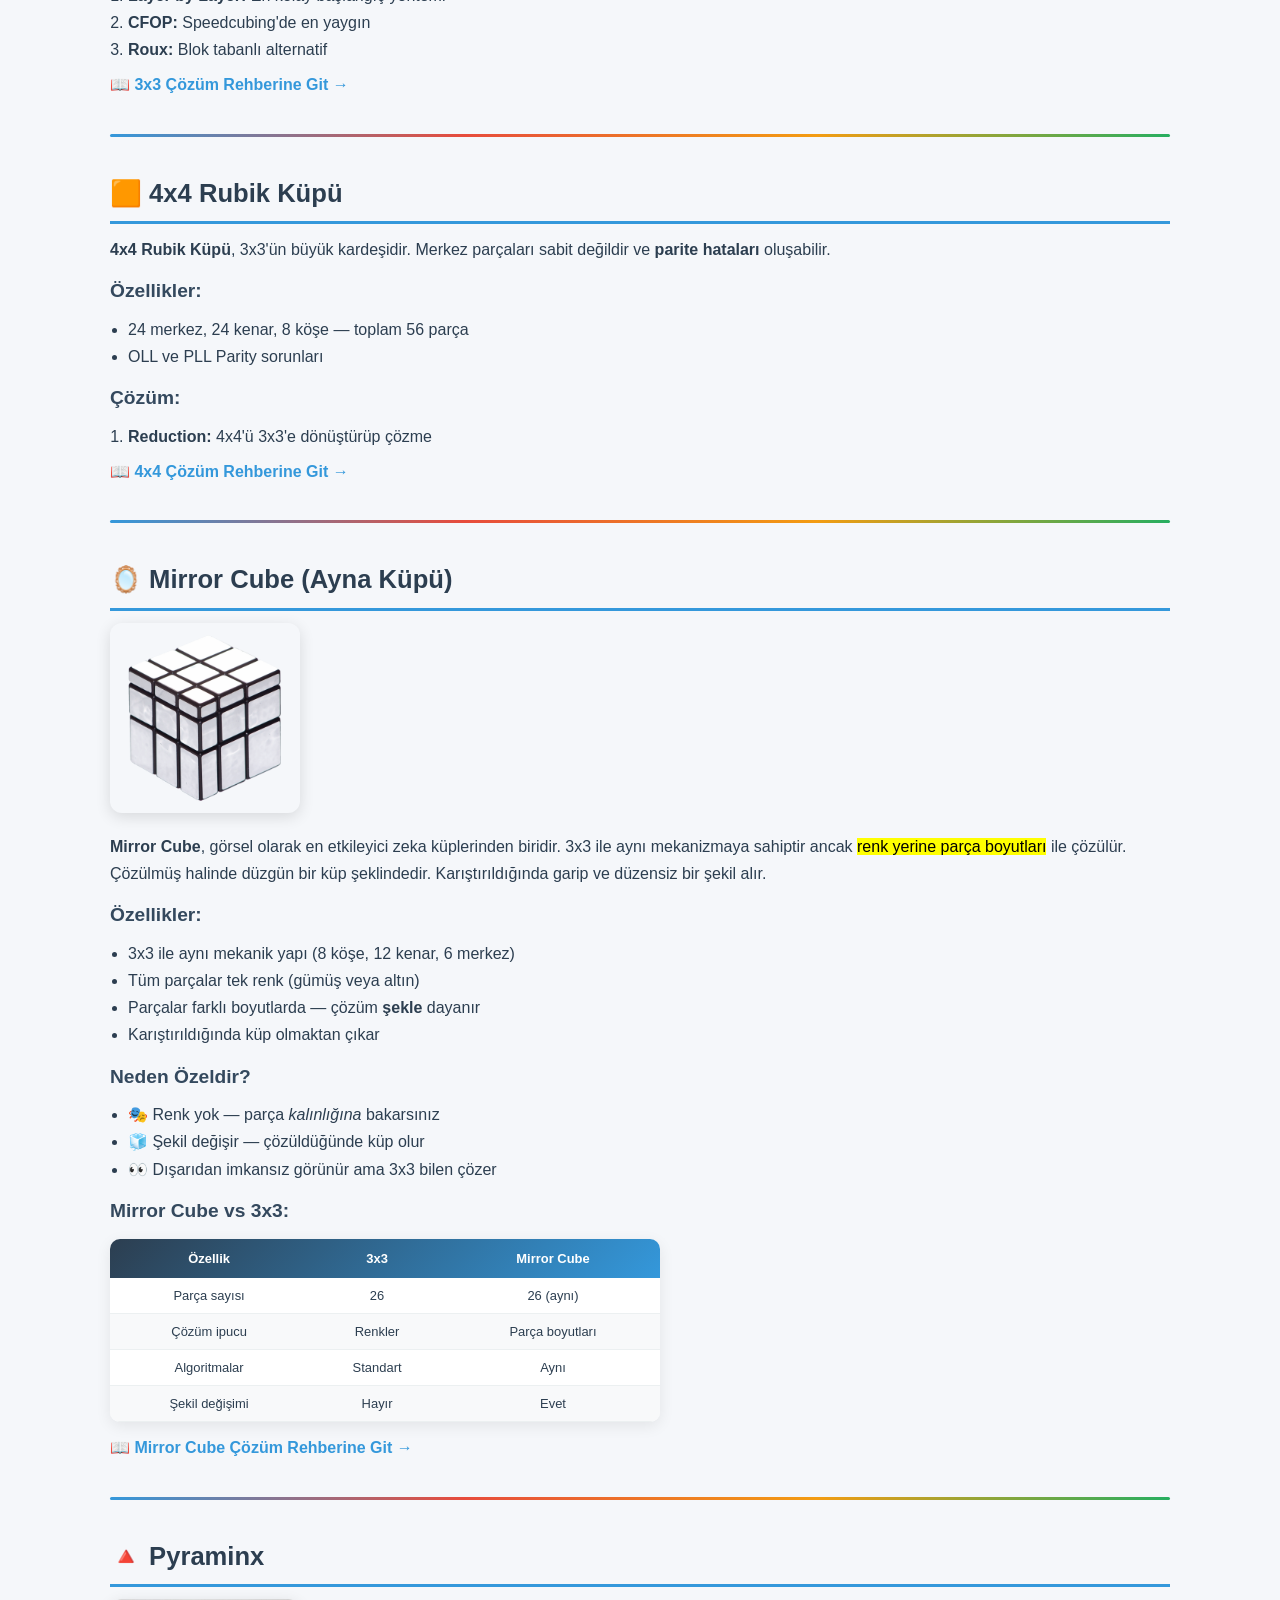
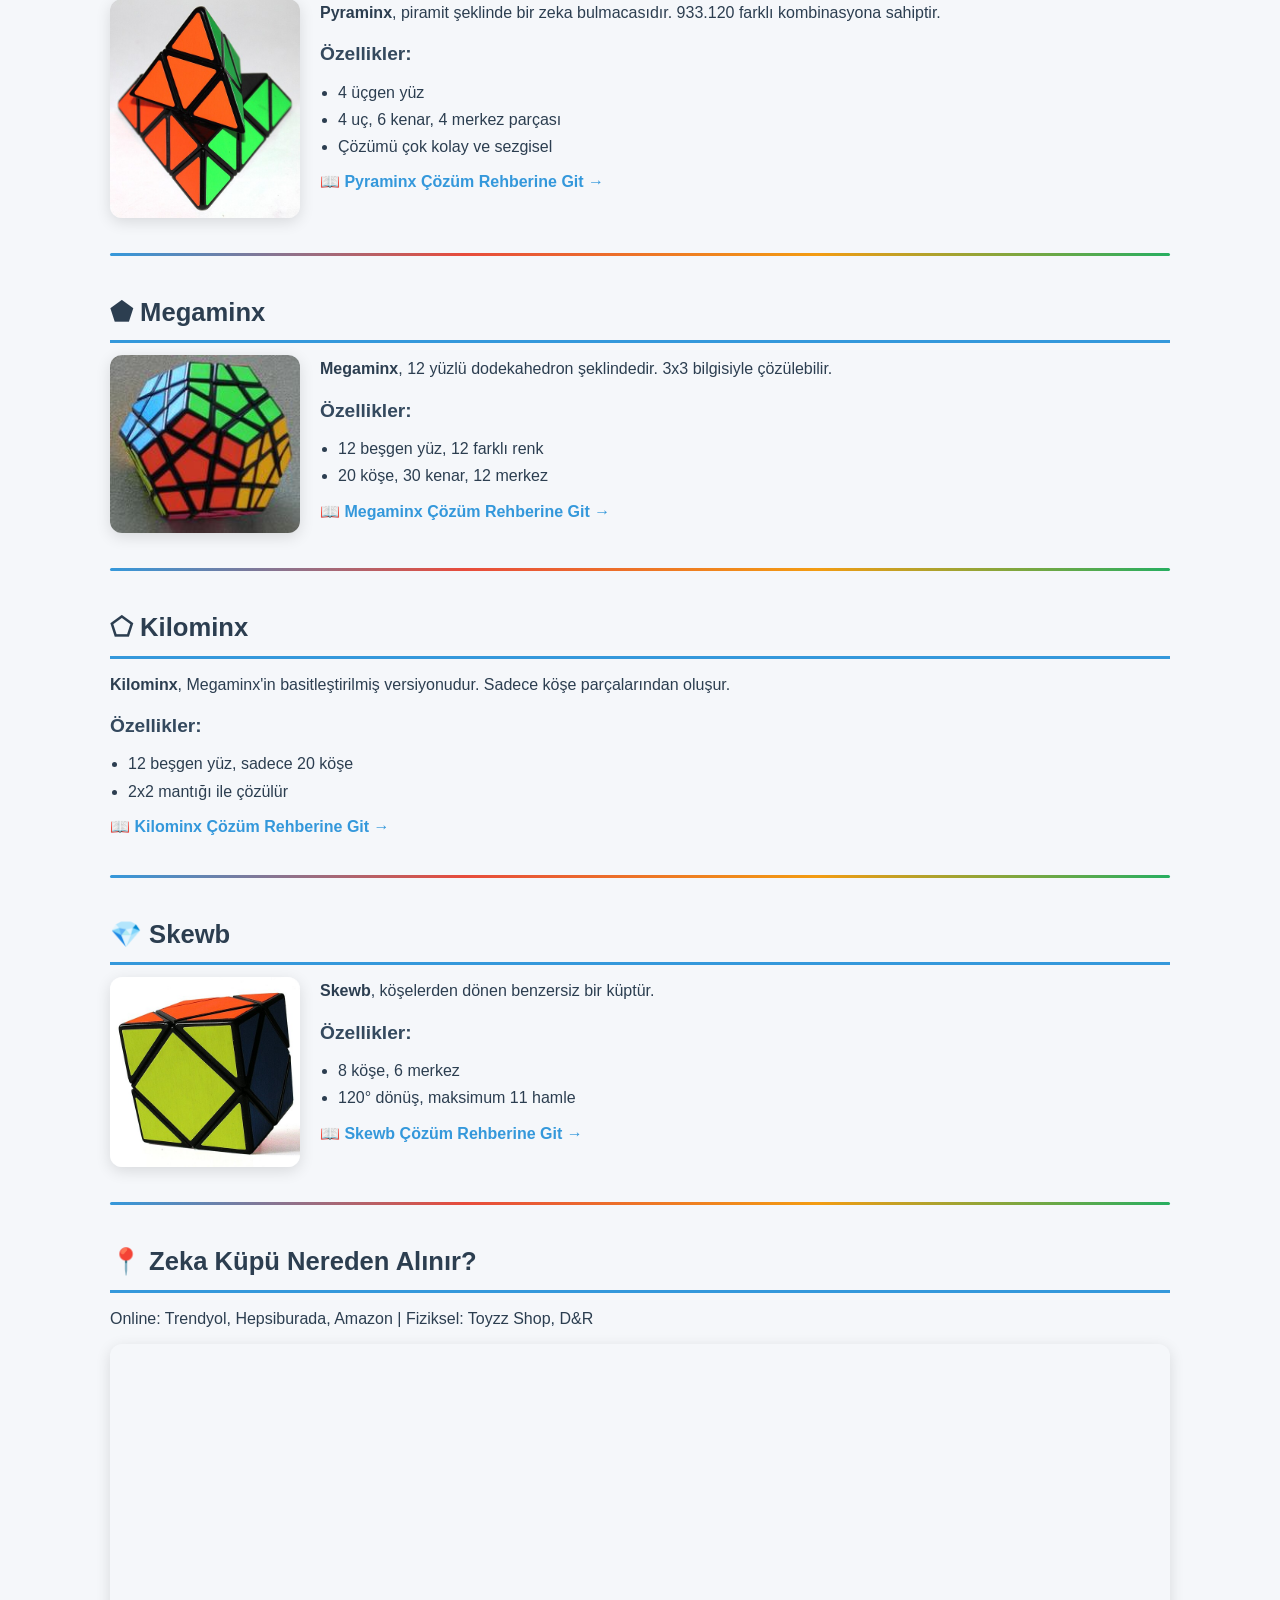
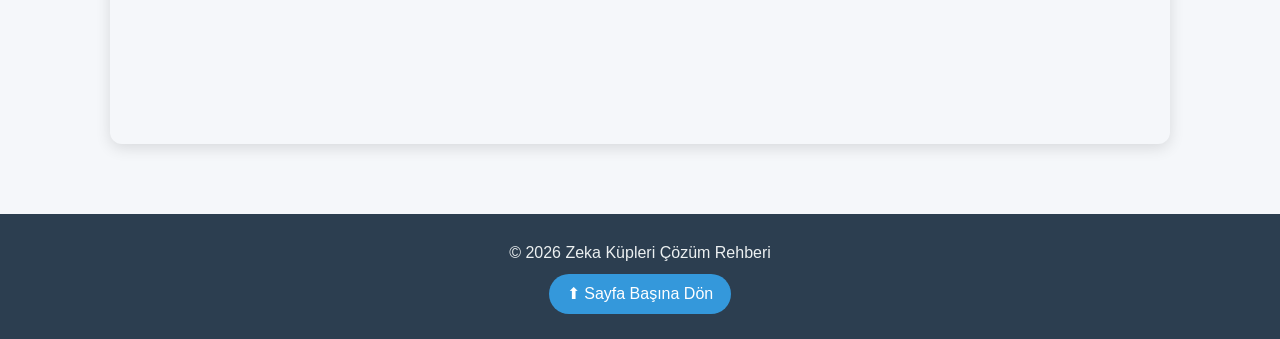
<file: WT_ÖDEV_EZGİ_KAYA_125444107/kupler.html>
<html>
<head>
    <meta charset="UTF-8">
    <meta name="viewport" content="width=device-width, initial-scale=1.0">
    <meta name="description" content="Zeka küpü türleri - Mirror Cube, Megaminx, Kilominx ve daha fazlası">
    <title>Zeka Küpleri Çözüm Rehberi | Küp Türleri</title>
    <link rel="stylesheet" href="style.css">
</head>
<body>

    <header id="sayfa-basi">
        <div class="header-icerik">
            <h1>🎲 Zeka Küpü Türleri</h1>
            <p class="slogan">Her şeklin kendine özgü bir meydan okuması var</p>
        </div>
    </header>

    <nav>
        <ul class="menu">
            <li><a href="index.html">🏠 Ana Sayfa</a></li>
            <li><a href="kupler.html" class="aktif">🎲 Küp Türleri</a></li>
            <li><a href="cozumler.html">📖 Çözüm Rehberi</a></li>
            <li><a href="iletisim.html">📬 İletişim</a></li>
        </ul>
    </nav>

    <div class="tema-cubuk">
        <span>🎨 Tema:</span>
        <button id="btn-aydinlik" class="tema-btn aydinlik-btn">☀️ Aydınlık</button>
        <button id="btn-karanlik" class="tema-btn karanlik-btn">🌙 Karanlık</button>
        <button id="btn-mavi" class="tema-btn mavi-btn">🔵 Mavi</button>
        <button id="btn-yesil" class="tema-btn yesil-btn">🟢 Yeşil</button>
        <span id="tema-mesaj" class="tema-mesaj"></span>
    </div>

    <main>

        <section>
            <h2>Tüm Küp Türleri</h2>
            <p>Bu sayfada popüler zeka küplerinin detaylı tanıtımlarını bulabilirsiniz. Çözüm rehberlerine <a href="cozumler.html">Çözüm Rehberi sayfasından</a> ulaşabilirsiniz.</p>
        </section>

        <hr class="ayirici">

        <section class="kup-detay">
            <h2>🟩 2x2 Pocket Küp</h2>
            <div class="kup-detay-icerik">
                <img src="images/rubik2x2.jpg" alt="2x2 Pocket Küp" class="kup-detay-img">
                <div>
                    <p><strong>2x2 Pocket Küp</strong>, Rubik küpünün en küçük versiyonudur. Sadece köşe parçalarından oluşur. Toplam <strong>3.674.160</strong> farklı kombinasyona sahiptir.</p>
                    <h3>Özellikler:</h3>
                    <ul>
                        <li>8 köşe parçası, kenar parçası yok</li>
                        <li>Maksimum 11 hamle ile çözülebilir</li>
                        <li>Başlangıç seviyesi için ideal</li>
                    </ul>
                    <h3>Çözüm Yöntemleri:</h3>
                    <ol>
                        <li><strong>Ortega:</strong> İki yüzü bağımsız çözer</li>
                        <li><strong>CLL:</strong> İleri seviye, tek adımda son katman</li>
                    </ol>
                    <p><a href="cozumler.html#cozum-2x2">📖 2x2 Çözüm Rehberine Git →</a></p>
                </div>
            </div>
        </section>

        <hr class="ayirici">

        <section class="kup-detay">
            <h2>🟦 3x3 Rubik Küpü</h2>
            <div class="kup-detay-icerik">
                <img src="images/rubik3x3.jpg" alt="3x3 Rubik Küpü" class="kup-detay-img">
                <div>
                    <p><strong>3x3 Rubik Küpü</strong>, dünyanın en popüler zeka oyuncağıdır. <strong>43 kentilyon</strong> farklı kombinasyona sahiptir ancak en fazla <strong>20 hamle</strong> ile çözülebilir.</p>
                    <h3>Özellikler:</h3>
                    <ul>
                        <li>8 köşe, 12 kenar, 6 merkez — toplam 26 parça</li>
                        <li>God's Number: 20 hamle</li>
                    </ul>
                    <h3>Çözüm Yöntemleri:</h3>
                    <ol>
                        <li><strong>Layer by Layer:</strong> En kolay başlangıç yöntemi</li>
                        <li><strong>CFOP:</strong> Speedcubing'de en yaygın</li>
                        <li><strong>Roux:</strong> Blok tabanlı alternatif</li>
                    </ol>
                    <p><a href="cozumler.html#cozum-3x3">📖 3x3 Çözüm Rehberine Git →</a></p>
                </div>
            </div>
        </section>

        <hr class="ayirici">

        <section class="kup-detay">
            <h2>🟧 4x4 Rubik Küpü</h2>
            <div class="kup-detay-icerik">
                <div>
                    <p><strong>4x4 Rubik Küpü</strong>, 3x3'ün büyük kardeşidir. Merkez parçaları sabit değildir ve <strong>parite hataları</strong> oluşabilir.</p>
                    <h3>Özellikler:</h3>
                    <ul>
                        <li>24 merkez, 24 kenar, 8 köşe — toplam 56 parça</li>
                        <li>OLL ve PLL Parity sorunları</li>
                    </ul>
                    <h3>Çözüm:</h3>
                    <ol>
                        <li><strong>Reduction:</strong> 4x4'ü 3x3'e dönüştürüp çözme</li>
                    </ol>
                    <p><a href="cozumler.html#cozum-4x4">📖 4x4 Çözüm Rehberine Git →</a></p>
                </div>
            </div>
        </section>

        <hr class="ayirici">

        <section class="kup-detay">
            <h2>🪞 Mirror Cube (Ayna Küpü)</h2>
            <div class="kup-detay-icerik">
                <img src="images/mirror_cube.jpg" alt="Mirror Cube çözülmüş hali" class="kup-detay-img">
                <div>
                    <p><strong>Mirror Cube</strong>, görsel olarak en etkileyici zeka küplerinden biridir. 3x3 ile aynı mekanizmaya sahiptir ancak <mark>renk yerine parça boyutları</mark> ile çözülür.</p>
                    <p>Çözülmüş halinde düzgün bir küp şeklindedir. Karıştırıldığında garip ve düzensiz bir şekil alır.</p>

                    <h3>Özellikler:</h3>
                    <ul>
                        <li>3x3 ile aynı mekanik yapı (8 köşe, 12 kenar, 6 merkez)</li>
                        <li>Tüm parçalar tek renk (gümüş veya altın)</li>
                        <li>Parçalar farklı boyutlarda — çözüm <strong>şekle</strong> dayanır</li>
                        <li>Karıştırıldığında küp olmaktan çıkar</li>
                    </ul>

                    <h3>Neden Özeldir?</h3>
                    <ul>
                        <li>🎭 Renk yok — parça <em>kalınlığına</em> bakarsınız</li>
                        <li>🧊 Şekil değişir — çözüldüğünde küp olur</li>
                        <li>👀 Dışarıdan imkansız görünür ama 3x3 bilen çözer</li>
                    </ul>

                    <h3>Mirror Cube vs 3x3:</h3>
                    <table class="mini-tablo">
                        <thead>
                            <tr><th>Özellik</th><th>3x3</th><th>Mirror Cube</th></tr>
                        </thead>
                        <tbody>
                            <tr><td>Parça sayısı</td><td>26</td><td>26 (aynı)</td></tr>
                            <tr><td>Çözüm ipucu</td><td>Renkler</td><td>Parça boyutları</td></tr>
                            <tr><td>Algoritmalar</td><td>Standart</td><td>Aynı</td></tr>
                            <tr><td>Şekil değişimi</td><td>Hayır</td><td>Evet</td></tr>
                        </tbody>
                    </table>
                    <p><a href="cozumler.html#cozum-mirror">📖 Mirror Cube Çözüm Rehberine Git →</a></p>
                </div>
            </div>
        </section>

        <hr class="ayirici">

        <section class="kup-detay">
            <h2>🔺 Pyraminx</h2>
            <div class="kup-detay-icerik">
                <img src="images/pyraminx.jpg" alt="Pyraminx" class="kup-detay-img">
                <div>
                    <p><strong>Pyraminx</strong>, piramit şeklinde bir zeka bulmacasıdır. 933.120 farklı kombinasyona sahiptir.</p>
                    <h3>Özellikler:</h3>
                    <ul>
                        <li>4 üçgen yüz</li>
                        <li>4 uç, 6 kenar, 4 merkez parçası</li>
                        <li>Çözümü çok kolay ve sezgisel</li>
                    </ul>
                    <p><a href="cozumler.html#cozum-pyraminx">📖 Pyraminx Çözüm Rehberine Git →</a></p>
                </div>
            </div>
        </section>

        <hr class="ayirici">

        <section class="kup-detay">
            <h2>⬟ Megaminx</h2>
            <div class="kup-detay-icerik">
                <img src="images/megaminx.jpg" alt="Megaminx" class="kup-detay-img">
                <div>
                    <p><strong>Megaminx</strong>, 12 yüzlü dodekahedron şeklindedir. 3x3 bilgisiyle çözülebilir.</p>
                    <h3>Özellikler:</h3>
                    <ul>
                        <li>12 beşgen yüz, 12 farklı renk</li>
                        <li>20 köşe, 30 kenar, 12 merkez</li>
                    </ul>
                    <p><a href="cozumler.html#cozum-megaminx">📖 Megaminx Çözüm Rehberine Git →</a></p>
                </div>
            </div>
        </section>

        <hr class="ayirici">

        <section class="kup-detay">
            <h2>⬠ Kilominx</h2>
            <div class="kup-detay-icerik">
                <div>
                    <p><strong>Kilominx</strong>, Megaminx'in basitleştirilmiş versiyonudur. Sadece köşe parçalarından oluşur.</p>
                    <h3>Özellikler:</h3>
                    <ul>
                        <li>12 beşgen yüz, sadece 20 köşe</li>
                        <li>2x2 mantığı ile çözülür</li>
                    </ul>
                    <p><a href="cozumler.html#cozum-kilominx">📖 Kilominx Çözüm Rehberine Git →</a></p>
                </div>
            </div>
        </section>

        <hr class="ayirici">

        <section class="kup-detay">
            <h2>💎 Skewb</h2>
            <div class="kup-detay-icerik">
                <img src="images/skewb.jpg" alt="Skewb" class="kup-detay-img">
                <div>
                    <p><strong>Skewb</strong>, köşelerden dönen benzersiz bir küptür.</p>
                    <h3>Özellikler:</h3>
                    <ul>
                        <li>8 köşe, 6 merkez</li>
                        <li>120° dönüş, maksimum 11 hamle</li>
                    </ul>
                    <p><a href="cozumler.html#cozum-skewb">📖 Skewb Çözüm Rehberine Git →</a></p>
                </div>
            </div>
        </section>

        <hr class="ayirici">

        <section class="harita-bolum">
            <h2>📍 Zeka Küpü Nereden Alınır?</h2>
            <p>Online: Trendyol, Hepsiburada, Amazon | Fiziksel: Toyzz Shop, D&R</p>
            <div class="harita-kapsayici">
                <iframe
                    src="https://maps.google.com/maps?q=istanbul&t=&z=11&ie=UTF8&iwloc=&output=embed"
                    width="100%"
                    height="400"
                    style="border:0; border-radius:12px;"
                    allowfullscreen=""
                    loading="lazy"
                    title="İstanbul Haritası">
                </iframe>
            </div>
        </section>

    </main>

    <footer>
        <div class="footer-icerik">
            <p>&copy; 2026 Zeka Küpleri Çözüm Rehberi</p>
            <p><a href="#sayfa-basi" class="yukari-link">⬆ Sayfa Başına Dön</a></p>
        </div>
    </footer>

    <script src="script.js"></script>
</body>
</html>
</file>
<file: WT_ÖDEV_EZGİ_KAYA_125444107/style.css>
* { margin: 0; padding: 0; box-sizing: border-box; }
html { scroll-behavior: smooth; }

body {
    font-family: 'Segoe UI', Tahoma, Geneva, Verdana, sans-serif;
    line-height: 1.7;
    color: #2c3e50;
    background-color: #f5f7fa;
    transition: background-color 0.4s ease, color 0.4s ease;
}  
header {
    background: linear-gradient(135deg, #2c3e50, #3498db, #e74c3c, #f39c12, #27ae60);
    background-size: 300% 300%;
    animation: gradientShift 8s ease infinite;
    color: white;
    text-align: center;
    padding: 35px 20px;
    box-shadow: 0 4px 15px rgba(0,0,0,0.3);
}

@keyframes gradientShift {
    0% { background-position: 0% 50%; }
    50% { background-position: 100% 50%; }
    100% { background-position: 0% 50%; }
}

header h1 { font-size: 2.3em; margin-bottom: 8px; text-shadow: 2px 2px 4px rgba(0,0,0,0.3); }
.slogan { font-size: 1.1em; font-style: italic; opacity: 0.9; }

nav {
    background-color: #2c3e50;
    position: sticky;
    top: 0;
    z-index: 1000;
    box-shadow: 0 2px 10px rgba(0,0,0,0.2);
}

.menu { list-style: none; display: flex; justify-content: center; flex-wrap: wrap; }
.menu li { margin: 0; }
.menu a {
    display: block; color: #ecf0f1; text-decoration: none;
    padding: 14px 22px; font-weight: 500;
    transition: all 0.3s ease; border-bottom: 3px solid transparent;
}
.menu a:hover { background-color: #3498db; border-bottom-color: #f39c12; }
.menu a.aktif { background-color: #3498db; border-bottom-color: #f39c12; font-weight: bold; }
   
.tema-cubuk {
    background: #34495e;
    padding: 10px 20px;
    display: flex;
    align-items: center;
    justify-content: center;
    gap: 10px;
    flex-wrap: wrap;
    color: white;
    font-size: 0.9em;
    box-shadow: 0 2px 8px rgba(0,0,0,0.15);
}

.tema-cubuk .tema-btn {
    padding: 6px 16px;
    font-size: 0.85em;
    font-weight: 600;
    border: none;
    border-radius: 20px;
    cursor: pointer;
    transition: all 0.3s ease;
}

.tema-cubuk .tema-btn:hover { transform: scale(1.08); }
.karanlik-btn { background: #1a1a2e; color: white; }
.aydinlik-btn { background: #ecf0f1; color: #2c3e50; }
.mavi-btn { background: #3498db; color: white; }
.yesil-btn { background: #27ae60; color: white; }
.tema-mesaj { font-weight: bold; font-size: 0.85em; min-width: 50px; }

main { max-width: 1100px; margin: 0 auto; padding: 30px 20px; }

.ayirici {
    border: none; height: 3px;
    background: linear-gradient(to right, #3498db, #e74c3c, #f39c12, #27ae60);
    margin: 35px 0; border-radius: 2px;
}
 
.hero-bolum { display: flex; gap: 30px; align-items: center; flex-wrap: wrap; }
.hero-metin { flex: 1; min-width: 300px; }
.hero-metin h2 { color: #2c3e50; font-size: 1.7em; margin-bottom: 12px; border-left: 5px solid #3498db; padding-left: 15px; }
.hero-metin p { margin-bottom: 10px; text-align: justify; }
.hero-gorsel { text-align: center; }
.ana-gorsel {
    max-width: 260px; border-radius: 15px;
    box-shadow: 0 8px 25px rgba(0,0,0,0.2);
    transition: transform 0.4s ease;
}
.ana-gorsel:hover { transform: scale(1.08) rotate(3deg); }

h2 { color: #2c3e50; font-size: 1.6em; margin-bottom: 12px; padding-bottom: 6px; border-bottom: 3px solid #3498db; }
h3 { color: #34495e; font-size: 1.2em; margin: 12px 0 8px; }

.fayda-kartlari { display: grid; grid-template-columns: repeat(auto-fit, minmax(270px, 1fr)); gap: 18px; margin-top: 15px; }
.kart {
    background: white; padding: 22px; border-radius: 12px;
    box-shadow: 0 4px 15px rgba(0,0,0,0.08);
    border-left: 5px solid #3498db;
    transition: transform 0.3s ease, box-shadow 0.3s ease;
}
.kart:hover { transform: translateY(-5px); box-shadow: 0 8px 25px rgba(0,0,0,0.15); }
.kart:nth-child(2) { border-left-color: #27ae60; }
.kart:nth-child(3) { border-left-color: #e74c3c; }
.kart:nth-child(4) { border-left-color: #f39c12; }
.kart:nth-child(5) { border-left-color: #9b59b6; }
.kart:nth-child(6) { border-left-color: #1abc9c; }
.kart h3 { margin-top: 0; }
   
.kup-galeri { display: grid; grid-template-columns: repeat(auto-fit, minmax(220px, 1fr)); gap: 18px; margin-top: 15px; }
.kup-karti {
    background: white; padding: 18px; border-radius: 12px; text-align: center;
    box-shadow: 0 4px 15px rgba(0,0,0,0.08);
    transition: transform 0.3s ease;
}
.kup-karti:hover { transform: translateY(-8px) scale(1.02); }
.kup-img { max-width: 140px; height: 140px; object-fit: contain; border-radius: 8px; margin-bottom: 10px; }
.kup-karti h3 { color: #3498db; margin-bottom: 6px; }
 
.tablo-kapsayici { overflow-x: auto; margin: 15px 0; }
table {
    width: 100%; border-collapse: collapse; background: white;
    border-radius: 10px; overflow: hidden;
    box-shadow: 0 4px 15px rgba(0,0,0,0.08);
}
thead { background: linear-gradient(135deg, #2c3e50, #3498db); color: white; }
th { padding: 12px 10px; text-align: center; font-size: 0.9em; }
td { padding: 10px; text-align: center; border-bottom: 1px solid #ecf0f1; font-size: 0.9em; }
tbody tr:hover { background-color: #eaf2f8; }
tbody tr:nth-child(even) { background-color: #f8f9fa; }
.tablo-not { margin-top: 8px; font-size: 0.85em; color: #7f8c8d; }
.notasyon-tablo { max-width: 650px; }
.mini-tablo { max-width: 550px; margin: 12px 0; font-size: 0.9em; }

.ses-bolum { text-align: center; }
audio { width: 100%; max-width: 500px; margin-top: 12px; }
  
.iframe-bolum { margin: 20px 0; }
.iframe-kapsayici { margin-top: 12px; border-radius: 12px; overflow: hidden; box-shadow: 0 4px 15px rgba(0,0,0,0.1); }
.harita-kapsayici { margin-top: 12px; border-radius: 12px; overflow: hidden; box-shadow: 0 4px 15px rgba(0,0,0,0.12); }

.ipucu-bolum { text-align: center; }
.ipucu-btn {
    padding: 14px 32px; font-size: 1.1em; font-weight: 700;
    background: linear-gradient(135deg, #f39c12, #e74c3c);
    color: white; border: none; border-radius: 30px; cursor: pointer;
    transition: all 0.3s ease;
    box-shadow: 0 4px 15px rgba(243,156,18,0.4);
    margin: 12px 0;
}
.ipucu-btn:hover { transform: scale(1.05); box-shadow: 0 8px 25px rgba(243,156,18,0.5); }
.ipucu-kutusu {
    background: white; padding: 22px; border-radius: 12px;
    box-shadow: 0 4px 15px rgba(0,0,0,0.08);
    margin-top: 12px; border-left: 5px solid #f39c12; min-height: 50px;
}
#ipucu-metin { font-size: 1.05em; font-weight: 500; }

.saat-bolum { text-align: center; }
.saat-gosterge {
    background: linear-gradient(135deg, #2c3e50, #34495e);
    color: #3498db; padding: 25px; border-radius: 15px;
    display: inline-block; margin-top: 12px;
    box-shadow: 0 6px 20px rgba(0,0,0,0.2);
}
.canli-saat { font-size: 2.8em; font-weight: 700; font-family: 'Courier New', monospace; letter-spacing: 3px; }
.canli-tarih { font-size: 1.1em; color: #ecf0f1; margin-top: 6px; }
  
.kronometre-bolum { text-align: center; }
.kronometre-alan {
    background: white; padding: 25px; border-radius: 15px;
    box-shadow: 0 4px 15px rgba(0,0,0,0.08);
    display: inline-block; margin-top: 12px;
}
.kronometre-ekran { font-size: 3em; font-weight: 700; font-family: 'Courier New', monospace; color: #2c3e50; margin-bottom: 15px; }
.kronometre-butonlari { display: flex; gap: 10px; justify-content: center; flex-wrap: wrap; }
.kron-btn {
    padding: 10px 24px; font-size: 1em; font-weight: 600;
    border: none; border-radius: 25px; cursor: pointer;
    transition: all 0.3s ease;
}
.kron-btn:hover { transform: translateY(-2px); }
.baslat-btn { background: #27ae60; color: white; }
.durdur-btn { background: #e74c3c; color: white; }
.sifirla-btn { background: #95a5a6; color: white; }

.sss-item { margin-bottom: 8px; }
.sss-soru {
    width: 100%; text-align: left; padding: 14px 18px;
    font-size: 1em; font-weight: 600; background: white; color: #2c3e50;
    border: 2px solid #ecf0f1; border-radius: 8px; cursor: pointer;
    transition: all 0.3s ease;
}
.sss-soru:hover { background: #3498db; color: white; border-color: #3498db; }
.sss-cevap {
    display: none; padding: 12px 18px; background: #f8f9fa;
    border-left: 4px solid #3498db; margin-top: 4px; border-radius: 0 8px 8px 0;
}
  
.baglanti-listesi { list-style: none; padding: 0; }
.baglanti-listesi li { margin: 10px 0; }
.baglanti-listesi a {
    color: #3498db; text-decoration: none; font-size: 1em;
    padding: 8px 12px; display: inline-block; border-radius: 8px;
    transition: all 0.3s ease;
}
.baglanti-listesi a:hover { background: #3498db; color: white; transform: translateX(8px); }
.devami { margin-top: 15px; }
.devami a { color: #3498db; font-weight: bold; text-decoration: none; border-bottom: 2px solid #3498db; }
.devami a:hover { color: #e74c3c; border-bottom-color: #e74c3c; }

.kup-detay-icerik { display: flex; gap: 20px; align-items: flex-start; flex-wrap: wrap; }
.kup-detay-img {
    max-width: 190px; border-radius: 12px;
    box-shadow: 0 4px 15px rgba(0,0,0,0.12);
    transition: transform 0.3s ease;
}
.kup-detay-img:hover { transform: scale(1.08); }
.kup-detay-icerik ul, .kup-detay-icerik ol { margin-left: 18px; margin-bottom: 8px; }
.kup-detay a { color: #3498db; font-weight: 600; text-decoration: none; }
.kup-detay a:hover { color: #e74c3c; }

.icindekiler { background: white; padding: 22px; border-radius: 12px; box-shadow: 0 4px 15px rgba(0,0,0,0.08); border-left: 5px solid #9b59b6; }
.icerik-listesi { list-style: none; padding: 0; display: grid; grid-template-columns: repeat(auto-fit, minmax(220px, 1fr)); gap: 6px; margin-top: 12px; }
.icerik-listesi a {
    display: block; padding: 8px 12px; background: #f8f9fa; border-radius: 8px;
    color: #2c3e50; text-decoration: none; font-weight: 500;
    transition: all 0.3s ease; border-left: 3px solid transparent;
}
.icerik-listesi a:hover { background: #3498db; color: white; transform: translateX(5px); }
 
.cozum-bolum h2 { font-size: 1.6em; padding: 12px 18px; border-radius: 10px; color: white; border: none; }
#cozum-2x2 > h2 { background: linear-gradient(135deg, #27ae60, #2ecc71); }
#cozum-3x3 > h2 { background: linear-gradient(135deg, #3498db, #2980b9); }
#cozum-4x4 > h2 { background: linear-gradient(135deg, #e67e22, #d35400); }
#cozum-mirror > h2 { background: linear-gradient(135deg, #95a5a6, #7f8c8d); }
#cozum-pyraminx > h2 { background: linear-gradient(135deg, #e74c3c, #c0392b); }
#cozum-megaminx > h2 { background: linear-gradient(135deg, #9b59b6, #8e44ad); }
#cozum-kilominx > h2 { background: linear-gradient(135deg, #1abc9c, #16a085); }
#cozum-skewb > h2 { background: linear-gradient(135deg, #f39c12, #e67e22); }

.cozum-adim { margin-bottom: 15px; }
.cozum-bolum .cozum-adim h3 { padding-left: 10px; border-left: 4px solid #3498db; }
.adim-icerik { background: white; padding: 20px; border-radius: 12px; box-shadow: 0 4px 15px rgba(0,0,0,0.06); }
.adim-icerik ol, .adim-icerik ul { margin-left: 18px; margin-bottom: 8px; }
span.algoritma {
    background: #2c3e50; color: #3498db; padding: 3px 10px; border-radius: 6px;
    font-family: 'Courier New', monospace; font-size: 0.95em; letter-spacing: 1px; display: inline-block; margin: 2px 0;
}
.tebrikler { font-size: 1.2em; color: #27ae60; text-align: center; margin-top: 15px; padding: 12px; background: #eafaf1; border-radius: 10px; }
 
.kaynak-kutusu { background: white; padding: 18px; border-radius: 12px; box-shadow: 0 4px 15px rgba(0,0,0,0.06); border-left: 5px solid #27ae60; margin-top: 8px; }
.kaynak-kutusu ul { list-style: none; padding: 0; }
.kaynak-kutusu li { margin: 6px 0; }
.kaynak-kutusu a { color: #3498db; text-decoration: none; font-weight: 600; }
.kaynak-kutusu a:hover { color: #e74c3c; text-decoration: underline; }
 
.pratik-alan { text-align: center; background: white; padding: 25px; border-radius: 15px; box-shadow: 0 4px 15px rgba(0,0,0,0.08); margin-top: 12px; }
.pratik-btn { padding: 14px 30px; font-size: 1.1em; font-weight: 700; background: linear-gradient(135deg, #27ae60, #2ecc71); color: white; border: none; border-radius: 30px; cursor: pointer; transition: all 0.3s ease; }
.pratik-btn:hover { transform: scale(1.05); }
.pratik-sayi { font-size: 1.3em; font-weight: 700; color: #2c3e50; margin: 12px 0; }
.pratik-sifirla-btn { padding: 6px 18px; background: #95a5a6; color: white; border: none; border-radius: 20px; cursor: pointer; }

.bilgi-kartlari { display: grid; grid-template-columns: repeat(auto-fit, minmax(220px, 1fr)); gap: 15px; margin-top: 12px; }
.bilgi-karti { background: white; padding: 20px; border-radius: 12px; text-align: center; box-shadow: 0 4px 15px rgba(0,0,0,0.08); border-top: 4px solid #3498db; transition: transform 0.3s ease; }
.bilgi-karti:hover { transform: translateY(-5px); }
.bilgi-karti:nth-child(2) { border-top-color: #e74c3c; }
.bilgi-karti:nth-child(3) { border-top-color: #27ae60; }
.bilgi-karti a { color: #3498db; text-decoration: none; }

.iletisim-formu { background: white; padding: 30px; border-radius: 15px; box-shadow: 0 6px 20px rgba(0,0,0,0.08); margin-top: 15px; }
.form-grup { margin-bottom: 18px; }
.form-grup label { display: block; font-weight: 600; color: #2c3e50; margin-bottom: 6px; }
.zorunlu { color: #e74c3c; }
.form-grup input[type "text"], .form-grup input[type "email"], .form-grup input[type "password"],
.form-grup select, .form-grup textarea {
    width: 100%; padding: 10px 14px; font-size: 1em; font-family: inherit;
    border: 2px solid #dce1e6; border-radius: 10px; background: #f8f9fa;
    transition: all 0.3s ease; outline: none;
}
.form-grup input:focus, .form-grup select:focus, .form-grup textarea:focus { border-color: #3498db; box-shadow: 0 0 0 3px rgba(52,152,219,0.15); background: white; }
.form-grup textarea { resize: vertical; min-height: 90px; }
.radio-grup, .checkbox-grup { display: flex; flex-direction: column; gap: 6px; margin-top: 4px; }
.radio-label, .checkbox-label { font-weight: normal !important; cursor: pointer; padding: 6px 10px; border-radius: 8px; transition: background 0.2s ease; }
.radio-label:hover, .checkbox-label:hover { background: #eaf2f8; }
.form-butonlar { display: flex; gap: 12px; flex-wrap: wrap; margin-top: 20px; }
.form-btn { padding: 12px 30px; font-size: 1em; font-weight: 600; border: none; border-radius: 25px; cursor: pointer; transition: all 0.3s ease; }
.form-btn:hover { transform: translateY(-2px); }
.gonder-btn { background: linear-gradient(135deg, #3498db, #2980b9); color: white; }
.temizle-btn { background: #ecf0f1; color: #7f8c8d; }
.form-sonuc { margin-top: 15px; text-align: center; font-weight: bold; min-height: 25px; }

.degerlendirme-butonlari { display: flex; gap: 10px; justify-content: center; flex-wrap: wrap; margin: 15px 0; }
.deger-btn { padding: 10px 22px; font-size: 1em; border: 2px solid #bdc3c7; background: white; border-radius: 25px; cursor: pointer; transition: all 0.3s ease; }
.deger-btn:hover { background: #3498db; color: white; border-color: #3498db; transform: scale(1.08); }
.deger-sonuc { font-size: 1.1em; font-weight: bold; color: #27ae60; min-height: 25px; margin-top: 8px; }

footer { background: #2c3e50; color: #ecf0f1; text-align: center; padding: 25px 20px; margin-top: 40px; }
footer a { color: #3498db; text-decoration: none; }
footer a:hover { color: #f39c12; }
.yukari-link { display: inline-block; margin-top: 8px; padding: 6px 18px; background: #3498db; color: white !important; border-radius: 20px; transition: all 0.3s ease; }
.yukari-link:hover { background: #f39c12; }
 
.gorsel-kaynak { font-size: 0.85em; color: #95a5a6; margin-top: 4px; }

body.karanlik-tema { background-color: #1a1a2e; color: #e0e0e0; }
body.karanlik-tema .kart, body.karanlik-tema .kup-karti, body.karanlik-tema .adim-icerik,
body.karanlik-tema .iletisim-formu, body.karanlik-tema .pratik-alan, body.karanlik-tema .kronometre-alan,
body.karanlik-tema .ipucu-kutusu, body.karanlik-tema .bilgi-karti, body.karanlik-tema .icindekiler,
body.karanlik-tema .kaynak-kutusu { background-color: #16213e; color: #e0e0e0; }
body.karanlik-tema table { background-color: #16213e; }
body.karanlik-tema td { color: #e0e0e0; border-bottom-color: #0f3460; }
body.karanlik-tema tbody tr:nth-child(even) { background-color: #1a1a2e; }
body.karanlik-tema tbody tr:hover { background-color: #0f3460; }
body.karanlik-tema .form-grup input, body.karanlik-tema .form-grup select,
body.karanlik-tema .form-grup textarea { background: #1a1a2e; color: #e0e0e0; border-color: #0f3460; }
body.karanlik-tema .sss-soru { background: #16213e; color: #e0e0e0; border-color: #0f3460; }
body.karanlik-tema .sss-cevap { background: #1a1a2e; color: #e0e0e0; }
body.karanlik-tema h2 { color: #3498db; }
body.karanlik-tema .kronometre-ekran { color: #3498db; }
body.karanlik-tema .icerik-listesi a { background: #16213e; color: #e0e0e0; }
body.karanlik-tema .tebrikler { background: #16213e; color: #2ecc71; }
body.karanlik-tema .tema-cubuk { background: #0f0f23; }
body.karanlik-tema .deger-btn { background: #16213e; color: #e0e0e0; border-color: #0f3460; }

body.mavi-tema { background-color: #dceefb; color: #1a3a5c; }
body.yesil-tema { background-color: #d5f5e3; color: #1e5631; }

@media (max-width: 768px) {
    header h1 { font-size: 1.7em; }
    .menu { flex-direction: column; }
    .menu a { text-align: center; border-bottom: 1px solid rgba(255,255,255,0.1); }
    .tema-cubuk { font-size: 0.8em; }
    .hero-bolum, .kup-detay-icerik { flex-direction: column; }
    .fayda-kartlari, .kup-galeri { grid-template-columns: 1fr; }
    .canli-saat { font-size: 2em; }
    .kronometre-ekran { font-size: 2.2em; }
    .bilgi-kartlari { grid-template-columns: 1fr; }
    .form-butonlar { flex-direction: column; }
    .form-btn { width: 100%; text-align: center; }
    .icerik-listesi { grid-template-columns: 1fr; }
}

@media (max-width: 480px) {
    header h1 { font-size: 1.3em; }
    main { padding: 15px 10px; }
    th, td { padding: 6px 4px; font-size: 0.8em; }
}
</file>
